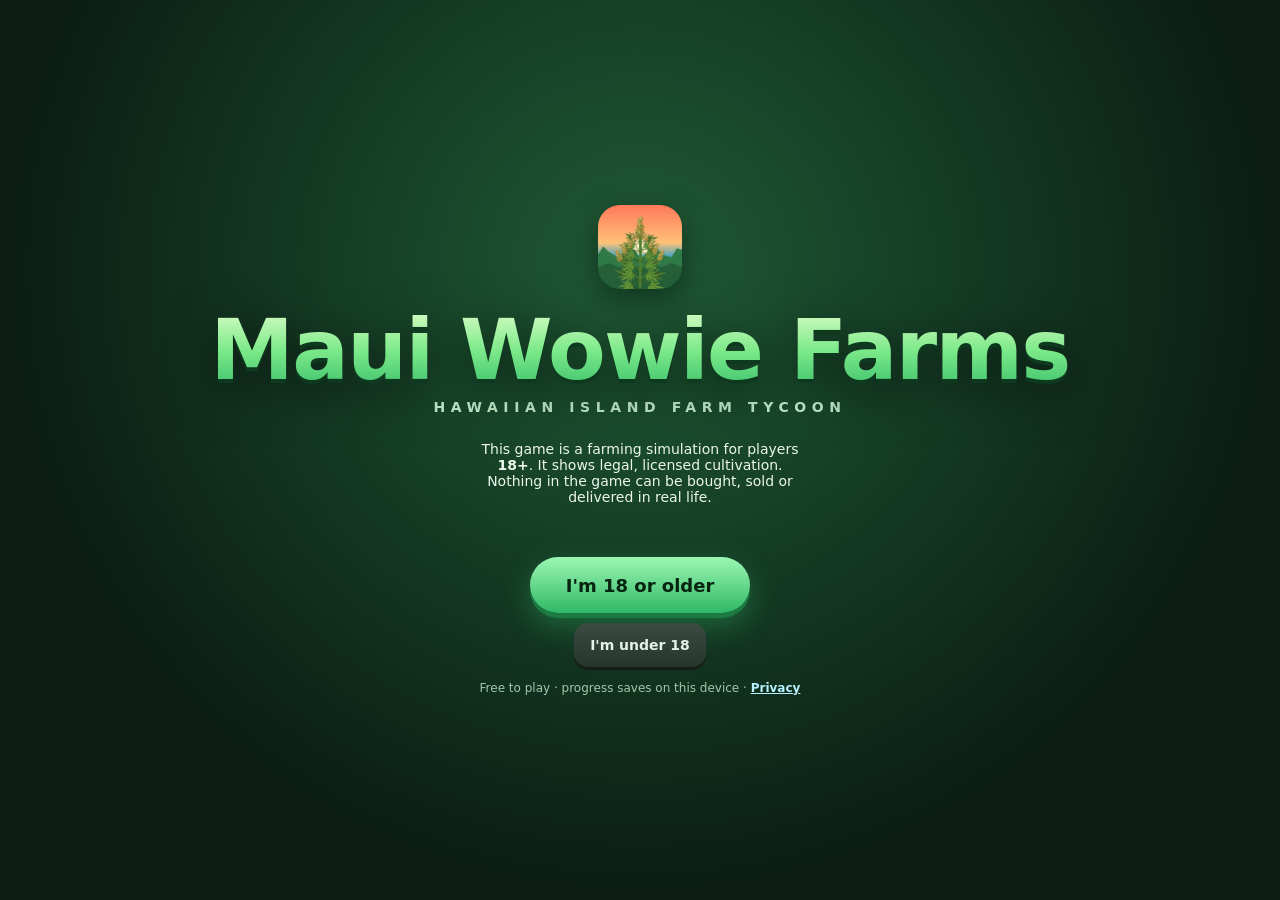
<file: index.html>
<!DOCTYPE html>
<html lang="en">
<head>
<meta charset="utf-8">
<meta name="viewport" content="width=device-width, initial-scale=1, viewport-fit=cover, user-scalable=no">
<meta name="apple-mobile-web-app-capable" content="yes">
<meta name="mobile-web-app-capable" content="yes">
<meta name="apple-mobile-web-app-status-bar-style" content="black-translucent">
<meta name="apple-mobile-web-app-title" content="Maui Wowie Farms">
<meta name="theme-color" content="#10251a">
<meta name="description" content="A free-to-play Hawaiian farming tycoon for players 18+. Grow award-winning strains from a garage tent to a greenhouse and a licensed indoor facility.">
<title>Maui Wowie Farms</title>
<link rel="manifest" href="manifest.webmanifest">
<link rel="icon" href="icons/icon-192.png">
<link rel="apple-touch-icon" href="icons/icon-180.png">
<link rel="stylesheet" href="css/style.css">
</head>
<body>
<canvas id="game"></canvas>
<div id="stage" aria-hidden="true"></div>

<div id="hud">
  <div class="hud-left">
    <div id="goal" class="goal" role="button" tabindex="0" aria-label="Unko Kuli"></div>
    <div class="lvl" id="lvlBox" aria-label="Level 1">
      <svg class="lvl-ring" viewBox="0 0 44 44" aria-hidden="true">
        <circle class="lvl-track" cx="22" cy="22" r="18"></circle>
        <circle class="lvl-fill" id="xpRing" cx="22" cy="22" r="18" transform="rotate(-90 22 22)" stroke-dasharray="0 113.097"></circle>
      </svg>
      <span id="lvl">1</span>
    </div>
    <div class="pill cash" id="cashPill"><span class="ico ico-coin"></span><b id="cash">$0</b></div>
    <button class="pill gems" id="gemPill" aria-label="Gems, open shop"><span class="ico ico-gem"></span><b id="gems">0</b></button>
  </div>
  <div class="hud-mid">
    <div class="mult" id="multBadge" title="Earnings multiplier">x1.0</div>
  </div>
  <div class="hud-right">
    <button class="shopbtn" id="shopBtn" aria-label="Shop"><span class="ico ico-gem"></span><span class="shop-label">Shop</span></button>
    <button class="iconbtn" id="settingsBtn" aria-label="Settings"><span class="ico ico-gear"></span></button>
  </div>
</div>

<div id="clock"><span id="wxIco"></span><span id="clockTxt">Day 1 · 08:00</span></div>
<div id="eventChip" class="hidden"></div>
<div id="testTag" class="hidden">TEST SAVE</div>
<div id="celebrate" class="hidden"></div>
<canvas id="confetti"></canvas>
<div id="seedPick" class="hidden" role="dialog" aria-label="Pick a seed"></div>
<nav id="locTabs" aria-hidden="true"></nav>

<div id="toolbar">
  <div id="seedName" class="hidden" aria-hidden="true"></div>
  <div id="qaFab">
    <div id="qaMenu" class="qa-menu hidden">
      <button type="button" class="qbtn qa-act" id="harvestAll"><span class="ico ico-scythe"></span><small>Harvest all</small></button>
      <button type="button" class="qbtn qa-act" id="waterAll"><span class="ico ico-drop"></span><small>Water all</small></button>
      <button type="button" class="qbtn qa-act" id="feedAll"><span class="ico ico-feed"></span><small>Feed all</small></button>
    </div>
    <button type="button" class="qa-main" id="qaMain" aria-label="Harvest, water, and feed" aria-expanded="false"><span class="qa-arrow"></span></button>
  </div>
  <div id="locSlot">
    <div id="locPick" class="hidden" role="menu" aria-label="Choose a location"></div>
    <button type="button" id="locBtn" class="dockbtn" aria-label="Location: Garage" aria-haspopup="true" aria-expanded="false"><span class="li" aria-hidden="true">🏠</span><small>Garage</small></button>
  </div>
  <button id="upgBtn" class="sidebtn" data-panel="upgrades" aria-label="Upgrades"><span class="sb-up"><span class="ico ico-up"></span></span><b>Gear</b></button>
  <button id="seedBag" aria-label="Seed bag: pick a seed or buy more"><span class="sb-bag"><svg class="sb-pkt" viewBox="0 0 32 32" aria-hidden="true" focusable="false"><path fill="#a67c45" d="M6 12.5 8.2 9h15.6L26 12.5v13.2c0 2.4-3.2 4.3-10 4.3s-10-1.9-10-4.3V12.5z"/><path fill="#e4c98a" d="M8.4 13.2h15.2l1 2v9.6c0 1.7-2.6 3.2-8.6 3.2s-8.6-1.5-8.6-3.2v-9.6l1-2z"/><path fill="#7a552c" d="M8.2 9h15.6l-1.4 3.4H9.6L8.2 9z"/><path fill="#6b4a26" d="M8.6 6.6h3.4l-.7 2.2H9.3L8.6 6.6zm4.6 0h3.4l-.7 2.2h-2.7l-.7-2.2zm4.6 0h3.4l-.7 2.2h-2.7l-.7-2.2z"/><rect x="10.2" y="16.4" width="11.6" height="7.6" rx="1" fill="#f6efe2"/><path fill="#2f7a34" d="M16 17.3c1.8.9 2.9 2.5 2.6 4.2-1.7-.2-2.8-1.3-3.2-2.7-.5 1.4-1.6 2.5-3.3 2.7.2-1.8 1.3-3.3 3.1-4.2.2 0 .5 0 .8 0z"/></svg></span><span class="sb-line"><b id="sbName">Seeds</b><small id="sbCount">0</small></span></button>
  <nav class="menu" id="menu">
    <button type="button" data-panel="pass" aria-label="Game Pass"><span class="ico ico-gem"></span><small>Pass</small></button>
    <button type="button" data-panel="process" aria-label="Dry and cure"><span class="ico ico-jar"></span><small>Dry</small><em class="badge" id="procBadge"></em></button>
    <button type="button" data-panel="market"><span class="ico ico-cart"></span><small>Market</small><em class="badge" id="mktBadge"></em></button>
    <button type="button" data-panel="lab"><span class="ico ico-dna"></span><small>Breed</small></button>
    <button type="button" data-panel="book"><span class="ico ico-book"></span><small>Strains</small></button>
    <button type="button" data-panel="quests"><span class="ico ico-quest"></span><small>Story</small><em class="badge" id="qBadge"></em></button>
  </nav>
</div>

<div id="sheet" class="sheet hidden" role="dialog" aria-modal="true">
  <div class="sheet-card">
    <header class="sheet-head"><h2 id="sheetTitle"></h2><div id="sheetSub" class="sub"></div><button class="close" id="sheetClose" aria-label="Close">&times;</button></header>
    <div class="sheet-tabs" id="sheetTabs"></div>
    <div class="sheet-body" id="sheetBody"></div>
    <footer class="sheet-foot" id="sheetFoot"></footer>
  </div>
</div>

<div id="pop" class="pop hidden"></div>
<div id="toasts"></div>
<div id="modal" class="modal hidden"><div class="modal-card" id="modalCard"></div></div>

<div id="splash">
  <div class="splash-inner">
    <div class="logo"><span class="logo-leaf"></span><h1 id="gTitle">Maui Wowie Farms</h1><p id="gTag">Hawaiian Island Farm Tycoon</p></div>
    <div id="ageGate" class="agegate hidden"><p>This game is a farming simulation for players <b>18+</b>. It shows legal, licensed cultivation. Nothing in the game can be bought, sold or delivered in real life.</p><button class="big" id="ageYes">I'm 18 or older</button><button class="btn sec" id="ageNo">I'm under 18</button></div>
    <div id="consentGate" class="agegate hidden"><p>Ads help keep the game free. Personalized ads can use a device advertising identifier. Non-personalized ads do not. You can change this later in Settings.</p><button class="big" id="consentYes">Allow personalized ads</button><button class="btn sec" id="consentNo">Use non-personalized ads only</button><a href="privacy.html" target="_blank" rel="noopener">Privacy policy</a></div>
    <button class="big hidden" id="playBtn">Tap to Play</button>
    <small class="free">Free to play · progress saves on this device · <a href="privacy.html" target="_blank" rel="noopener">Privacy</a></small>
  </div>
</div>

<script src="js/config.js"></script>
<script src="js/storage.js"></script>
<script src="js/strains.js"></script>
<script src="js/passes.js"></script>
<script src="js/products.js"></script>
<script src="js/payments.js"></script>
<script src="js/ads.js"></script>
<script src="js/juice.js"></script>
<script src="js/audio.js"></script>
<script src="js/art.js"></script>
<script src="js/game.js"></script>
<script src="js/characters.js"></script>
<script src="js/leaderboard.js"></script>
<script src="js/art-have.js"></script>
<script src="js/scene.js"></script>
<script src="js/upgicons.js"></script>
<script src="js/ui.js"></script>
<script src="js/tutorial.js"></script>
<script src="js/testmenu.js"></script>
<script src="js/devpanel.js"></script>
<script src="js/main.js"></script>
</body>
</html>
</file>
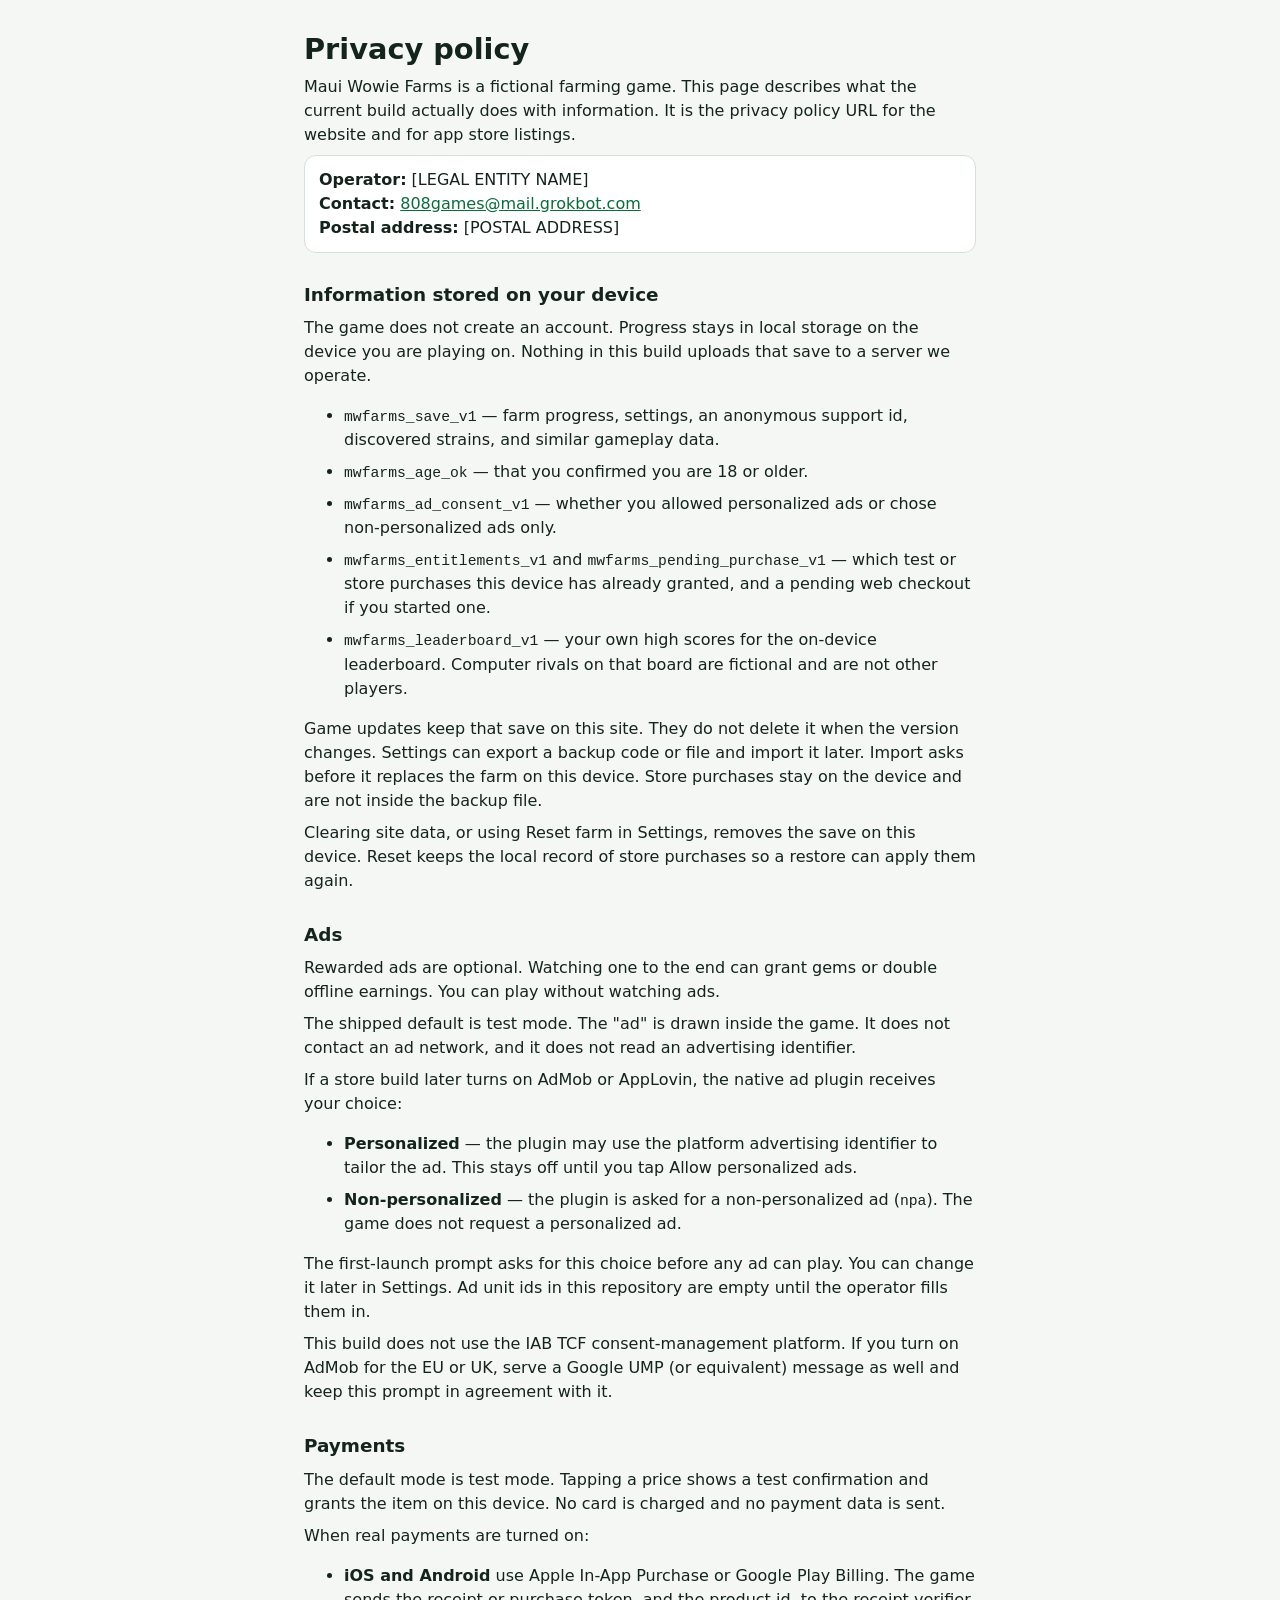
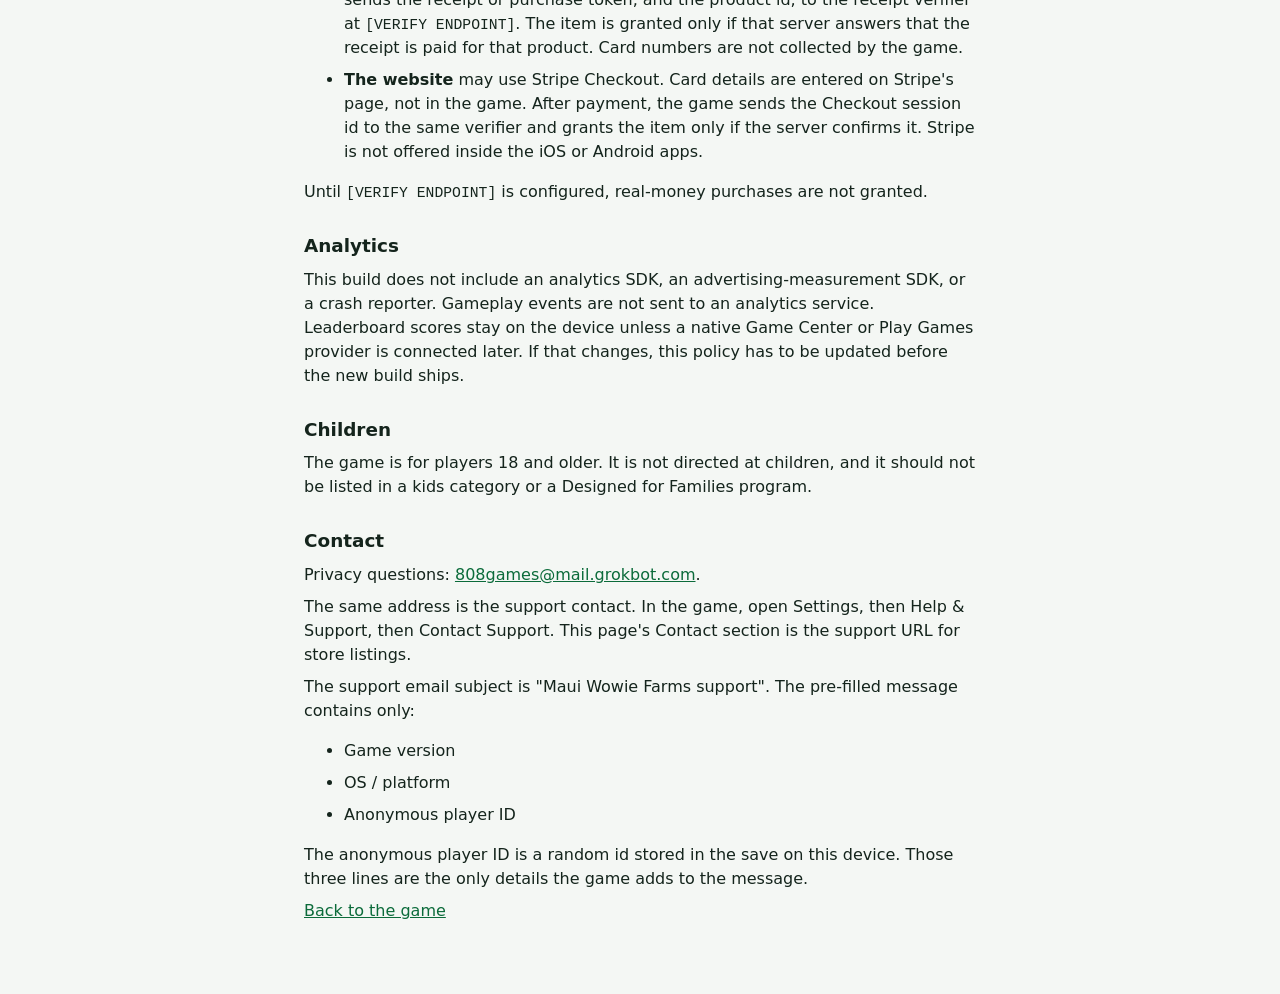
<file: privacy.html>
<!DOCTYPE html>
<html lang="en">
<head>
<meta charset="utf-8">
<meta name="viewport" content="width=device-width, initial-scale=1">
<title>Privacy policy · Maui Wowie Farms</title>
<meta name="description" content="Privacy policy for Maui Wowie Farms. What this game stores on your device, how ads and payments work, and that this build does not use analytics.">
<style>
  :root { color-scheme: light; }
  body { margin:0; font:16px/1.5 system-ui, -apple-system, Segoe UI, Roboto, sans-serif; color:#14241c; background:#f4f7f4; }
  main { max-width:42rem; margin:0 auto; padding:32px 20px 64px; }
  h1 { font-size:1.8rem; line-height:1.2; margin:0 0 8px; }
  h2 { font-size:1.15rem; margin:28px 0 8px; }
  p, li { margin:8px 0; }
  a { color:#0b6b3a; }
  .note { background:#fff; border:1px solid #d5e0d8; border-radius:12px; padding:12px 14px; }
  code { font-size:.92em; }
</style>
</head>
<body>
<main>
  <h1>Privacy policy</h1>
  <p>Maui Wowie Farms is a fictional farming game. This page describes what the current build actually does with information. It is the privacy policy URL for the website and for app store listings.</p>
  <p class="note"><strong>Operator:</strong> [LEGAL ENTITY NAME]<br>
  <strong>Contact:</strong> <a id="supportMail" href="mailto:808games@mail.grokbot.com">808games@mail.grokbot.com</a><br>
  <strong>Postal address:</strong> [POSTAL ADDRESS]</p>

  <h2>Information stored on your device</h2>
  <p>The game does not create an account. Progress stays in local storage on the device you are playing on. Nothing in this build uploads that save to a server we operate.</p>
  <ul>
    <li><code>mwfarms_save_v1</code> — farm progress, settings, an anonymous support id, discovered strains, and similar gameplay data.</li>
    <li><code>mwfarms_age_ok</code> — that you confirmed you are 18 or older.</li>
    <li><code>mwfarms_ad_consent_v1</code> — whether you allowed personalized ads or chose non-personalized ads only.</li>
    <li><code>mwfarms_entitlements_v1</code> and <code>mwfarms_pending_purchase_v1</code> — which test or store purchases this device has already granted, and a pending web checkout if you started one.</li>
    <li><code>mwfarms_leaderboard_v1</code> — your own high scores for the on-device leaderboard. Computer rivals on that board are fictional and are not other players.</li>
  </ul>
  <p>Game updates keep that save on this site. They do not delete it when the version changes. Settings can export a backup code or file and import it later. Import asks before it replaces the farm on this device. Store purchases stay on the device and are not inside the backup file.</p>
  <p>Clearing site data, or using Reset farm in Settings, removes the save on this device. Reset keeps the local record of store purchases so a restore can apply them again.</p>

  <h2>Ads</h2>
  <p>Rewarded ads are optional. Watching one to the end can grant gems or double offline earnings. You can play without watching ads.</p>
  <p>The shipped default is test mode. The "ad" is drawn inside the game. It does not contact an ad network, and it does not read an advertising identifier.</p>
  <p>If a store build later turns on AdMob or AppLovin, the native ad plugin receives your choice:</p>
  <ul>
    <li><strong>Personalized</strong> — the plugin may use the platform advertising identifier to tailor the ad. This stays off until you tap Allow personalized ads.</li>
    <li><strong>Non-personalized</strong> — the plugin is asked for a non-personalized ad (<code>npa</code>). The game does not request a personalized ad.</li>
  </ul>
  <p>The first-launch prompt asks for this choice before any ad can play. You can change it later in Settings. Ad unit ids in this repository are empty until the operator fills them in.</p>
  <p>This build does not use the IAB TCF consent-management platform. If you turn on AdMob for the EU or UK, serve a Google UMP (or equivalent) message as well and keep this prompt in agreement with it.</p>

  <h2>Payments</h2>
  <p>The default mode is test mode. Tapping a price shows a test confirmation and grants the item on this device. No card is charged and no payment data is sent.</p>
  <p>When real payments are turned on:</p>
  <ul>
    <li><strong>iOS and Android</strong> use Apple In-App Purchase or Google Play Billing. The game sends the receipt or purchase token, and the product id, to the receipt verifier at <code>[VERIFY ENDPOINT]</code>. The item is granted only if that server answers that the receipt is paid for that product. Card numbers are not collected by the game.</li>
    <li><strong>The website</strong> may use Stripe Checkout. Card details are entered on Stripe's page, not in the game. After payment, the game sends the Checkout session id to the same verifier and grants the item only if the server confirms it. Stripe is not offered inside the iOS or Android apps.</li>
  </ul>
  <p>Until <code>[VERIFY ENDPOINT]</code> is configured, real-money purchases are not granted.</p>

  <h2>Analytics</h2>
  <p>This build does not include an analytics SDK, an advertising-measurement SDK, or a crash reporter. Gameplay events are not sent to an analytics service. Leaderboard scores stay on the device unless a native Game Center or Play Games provider is connected later. If that changes, this policy has to be updated before the new build ships.</p>

  <h2>Children</h2>
  <p>The game is for players 18 and older. It is not directed at children, and it should not be listed in a kids category or a Designed for Families program.</p>

  <h2 id="contact">Contact</h2>
  <p>Privacy questions: <a id="supportMailQ" href="mailto:808games@mail.grokbot.com">808games@mail.grokbot.com</a>.</p>
  <p>The same address is the support contact. In the game, open Settings, then Help &amp; Support, then Contact Support. This page's Contact section is the support URL for store listings.</p>
  <p>The support email subject is "Maui Wowie Farms support". The pre-filled message contains only:</p>
  <ul>
    <li>Game version</li>
    <li>OS / platform</li>
    <li>Anonymous player ID</li>
  </ul>
  <p>The anonymous player ID is a random id stored in the save on this device. Those three lines are the only details the game adds to the message.</p>
  <p><a href="index.html">Back to the game</a></p>
</main>
<script src="js/config.js"></script>
<script>
(function(){
  var email=(window.GAME_CONFIG&&window.GAME_CONFIG.SUPPORT_EMAIL)||'808games@mail.grokbot.com';
  ['supportMail','supportMailQ'].forEach(function(id){
    var a=document.getElementById(id);
    if(!a) return;
    a.textContent=email;
    a.setAttribute('href','mailto:'+encodeURI(email));
  });
})();
</script>
</body>
</html>
</file>
<file: css/style.css>
:root{
  /* constant() then env(). A custom property that only uses env() is dropped on older iOS, and padding that depends on it collapses under the notch. */
  --sat:0px;--sab:0px;--sal:0px;--sar:0px;
  --sat:constant(safe-area-inset-top);--sab:constant(safe-area-inset-bottom);
  --sal:constant(safe-area-inset-left);--sar:constant(safe-area-inset-right);
  --sat:env(safe-area-inset-top);--sab:env(safe-area-inset-bottom);
  --sal:env(safe-area-inset-left);--sar:env(safe-area-inset-right);
  --hud-ctrl:36px;--hud-pad-t:6px;--hud-pad-b:2px;--hud-min-top:12px;
  --hud-h:calc(var(--hud-min-top) + var(--hud-ctrl) + var(--hud-pad-b));
  --bg:#0d1f16;--card:rgba(16,30,24,.94);--card2:rgba(255,255,255,.06);--line:rgba(255,255,255,.10);
  --txt:#eef7ef;--mut:#9fb8a7;--acc:#5fe08a;--acc2:#2fb866;--gold:#ffcf4a;--gem:#6fd7ff;--pink:#ff6fb1;--warn:#ff8a5c;
  --r:16px;--font:-apple-system,BlinkMacSystemFont,"SF Pro Rounded","Segoe UI Variable Display","Segoe UI",Roboto,system-ui,sans-serif;
}
*{box-sizing:border-box;-webkit-tap-highlight-color:transparent}
html,body{margin:0;height:100%;height:100dvh;overflow:hidden;background:var(--bg);color:var(--txt);font-family:var(--font);
  -webkit-user-select:none;user-select:none;-webkit-touch-callout:none;overscroll-behavior:none;touch-action:manipulation}
canvas#game{position:fixed;inset:0;width:100vw;height:100vh;height:100dvh;display:block;touch-action:none;-webkit-user-select:none;user-select:none;-webkit-touch-callout:none}
#stage{position:fixed;inset:0;z-index:1;background:transparent;touch-action:none;-webkit-user-select:none;user-select:none;-webkit-touch-callout:none}
canvas#confetti{touch-action:none;-webkit-touch-callout:none;-webkit-user-select:none;user-select:none;pointer-events:none}
#hud,#toolbar,#seedBag,#pop,#celebrate,#holdRing{touch-action:none;-webkit-touch-callout:none;-webkit-user-select:none;user-select:none}
button{font-family:inherit;color:inherit;border:0;background:none;cursor:pointer;padding:0}
b{font-weight:800}

/* ---------- icons (CSS masks of inline SVG) ---------- */
.ico{display:inline-block;width:22px;height:22px;background:currentColor;flex:none;
  -webkit-mask:var(--m) center/contain no-repeat;mask:var(--m) center/contain no-repeat}
.ico-coin{--m:url("data:image/svg+xml,%3Csvg xmlns='http://www.w3.org/2000/svg' viewBox='0 0 24 24'%3E%3Ccircle cx='12' cy='12' r='10'/%3E%3C/svg%3E");background:radial-gradient(circle at 35% 30%,#fff6c4,#ffcf4a 40%,#d99a12 75%,#a86f06)}
.ico-gem{--m:url("data:image/svg+xml,%3Csvg xmlns='http://www.w3.org/2000/svg' viewBox='0 0 24 24'%3E%3Cpath d='M6 3h12l4 6-10 12L2 9z'/%3E%3C/svg%3E");background:linear-gradient(160deg,#e9fdff,#6fd7ff 40%,#3a8cff 80%)}
.ico-gear{--m:url("data:image/svg+xml,%3Csvg xmlns='http://www.w3.org/2000/svg' viewBox='0 0 24 24'%3E%3Cpath d='M19.4 13a7.5 7.5 0 000-2l2.1-1.6-2-3.5-2.5 1a7.4 7.4 0 00-1.7-1L15 3h-4l-.4 2.9a7.4 7.4 0 00-1.7 1l-2.5-1-2 3.5L6.5 11a7.5 7.5 0 000 2l-2.1 1.6 2 3.5 2.5-1c.5.4 1.1.7 1.7 1L11 21h4l.4-2.9c.6-.3 1.2-.6 1.7-1l2.5 1 2-3.5zM13 15.5a3.5 3.5 0 110-7 3.5 3.5 0 010 7z'/%3E%3C/svg%3E")}
.ico-hand{--m:url("data:image/svg+xml,%3Csvg xmlns='http://www.w3.org/2000/svg' viewBox='0 0 24 24'%3E%3Cpath d='M9 2.5a1.5 1.5 0 013 0V10h1V3.5a1.5 1.5 0 013 0V11h1V5.5a1.5 1.5 0 013 0V14c0 4.4-3 8-7.5 8S5 19.5 3.6 16.6L1.9 13a1.4 1.4 0 012.4-1.4L6 14V5.5a1.5 1.5 0 013 0V10z'/%3E%3C/svg%3E")}
.ico-drop{--m:url("data:image/svg+xml,%3Csvg xmlns='http://www.w3.org/2000/svg' viewBox='0 0 24 24'%3E%3Cpath d='M12 2s7 7.6 7 12.5A7 7 0 015 14.5C5 9.6 12 2 12 2z'/%3E%3C/svg%3E");background:linear-gradient(#bfefff,#38a8ff)}
.ico-feed{--m:url("data:image/svg+xml,%3Csvg xmlns='http://www.w3.org/2000/svg' viewBox='0 0 24 24'%3E%3Cpath d='M7 3h10l-1 3h-8zM6 7h12l1 13a2 2 0 01-2 2H7a2 2 0 01-2-2zm6 4c-2 2-2 4 0 6 2-2 2-4 0-6z'/%3E%3C/svg%3E");background:linear-gradient(#ffe2a3,#d9902a)}
.ico-scythe{--m:url("data:image/svg+xml,%3Csvg xmlns='http://www.w3.org/2000/svg' viewBox='0 0 24 24'%3E%3Cpath d='M3 4c6-3 14-2 18 3-5-1-9 0-12 3L20 21l-1.5 1.5L7.5 11.5C6 13 5 14 4 16 3 11 3 7 3 4z'/%3E%3C/svg%3E");background:linear-gradient(#fff3bd,#ffb73a)}
.ico-seed{--m:url("data:image/svg+xml,%3Csvg xmlns='http://www.w3.org/2000/svg' viewBox='0 0 24 24'%3E%3Cpath d='M12 22c-4 0-6-3-6-7 0-5 4-10 6-13 2 3 6 8 6 13 0 4-2 7-6 7zm0-3c1.5 0 3-1.5 3-4h-2c0 1.5-.5 2-1 2z'/%3E%3C/svg%3E")}
.ico-jar{--m:url("data:image/svg+xml,%3Csvg xmlns='http://www.w3.org/2000/svg' viewBox='0 0 24 24'%3E%3Cpath d='M7 2h10v3H7zM6 6h12a2 2 0 012 2v12a2 2 0 01-2 2H6a2 2 0 01-2-2V8a2 2 0 012-2zm6 4c-3 2-3 6 0 8 3-2 3-6 0-8z'/%3E%3C/svg%3E")}
.ico-cart{--m:url("data:image/svg+xml,%3Csvg xmlns='http://www.w3.org/2000/svg' viewBox='0 0 24 24'%3E%3Cpath d='M2 3h3l3 11h10l3-8H7.5L7 4.5 6.2 2H2zM9 17a2 2 0 110 4 2 2 0 010-4zm8 0a2 2 0 110 4 2 2 0 010-4z'/%3E%3C/svg%3E")}
.ico-up{--m:url("data:image/svg+xml,%3Csvg xmlns='http://www.w3.org/2000/svg' viewBox='0 0 24 24'%3E%3Cpath d='M12 2l9 9h-5v11H8V11H3z'/%3E%3C/svg%3E")}
.ico-dna{--m:url("data:image/svg+xml,%3Csvg xmlns='http://www.w3.org/2000/svg' viewBox='0 0 24 24'%3E%3Cpath d='M7 2h2c0 4 8 6 8 11 0 3-2 5-4 6.5 2 .8 4 1.5 4 2.5h-2c0-1-8-3-8-8 0-3 2-5 4-6.5C9 6.5 7 4 7 2zm8 0h2c0 2-1 3.5-2.5 4.8l-1.6-1C14 5 15 3.5 15 2zM9 22H7c0-2 1-3.5 2.5-4.8l1.6 1C10 19 9 20.5 9 22z'/%3E%3C/svg%3E")}
.ico-book{--m:url("data:image/svg+xml,%3Csvg xmlns='http://www.w3.org/2000/svg' viewBox='0 0 24 24'%3E%3Cpath d='M4 3h7a2 2 0 012 2v16a2 2 0 00-2-2H4zm16 0h-5a2 2 0 00-2 2v16a2 2 0 012-2h5z'/%3E%3C/svg%3E")}
.ico-star{--m:url("data:image/svg+xml,%3Csvg xmlns='http://www.w3.org/2000/svg' viewBox='0 0 24 24'%3E%3Cpath d='M12 2l3 7 7.5.6-5.7 5 1.8 7.4L12 18l-6.6 4 1.8-7.4L1.5 9.6 9 9z'/%3E%3C/svg%3E");background:linear-gradient(#fff6c4,#ffb02e)}
.ico-clock{--m:url("data:image/svg+xml,%3Csvg xmlns='http://www.w3.org/2000/svg' viewBox='0 0 24 24'%3E%3Cpath d='M12 2a10 10 0 110 20 10 10 0 010-20zm-1 4v7l5 3 1-1.7-4-2.3V6z'/%3E%3C/svg%3E")}
.ico-bulb{--m:url("data:image/svg+xml,%3Csvg xmlns='http://www.w3.org/2000/svg' viewBox='0 0 24 24'%3E%3Cpath d='M12 2a7 7 0 014 12.7V17H8v-2.3A7 7 0 0112 2zM9 18h6v2H9zm1 3h4v1h-4z'/%3E%3C/svg%3E");background:linear-gradient(#f3d9ff,#b26bff)}
.ico-lock{--m:url("data:image/svg+xml,%3Csvg xmlns='http://www.w3.org/2000/svg' viewBox='0 0 24 24'%3E%3Cpath d='M6 10V7a6 6 0 0112 0v3h1v12H5V10zm3 0h6V7a3 3 0 00-6 0z'/%3E%3C/svg%3E")}

/* ---------- HUD ---------- */
#hud{position:fixed;left:0;right:0;top:0;padding:calc(var(--sat) + 8px) calc(var(--sar) + 10px) 0 calc(var(--sal) + 10px);
  display:flex;align-items:center;gap:8px;pointer-events:none;z-index:10}
#hud>*{pointer-events:auto}
.hud-left,.hud-right{display:flex;gap:6px;align-items:center}
.hud-left{flex:1;min-width:0}
.hud-right{flex:none}
.hud-mid{display:flex;align-items:center;gap:6px}
.pill{display:flex;align-items:center;gap:6px;height:38px;padding:0 12px 0 6px;border-radius:20px;
  background:linear-gradient(180deg,rgba(20,38,30,.92),rgba(10,22,17,.92));border:1px solid var(--line);
  box-shadow:0 4px 14px rgba(0,0,0,.35),inset 0 1px 0 rgba(255,255,255,.08);font-size:17px;white-space:nowrap}
.pill .ico{width:26px;height:26px}
.pill.cash b{color:#fff3c4;min-width:52px;font-variant-numeric:tabular-nums}
.pill.gems b{color:#d8f6ff;font-variant-numeric:tabular-nums}
.pill.bump{animation:bump .35s}
@keyframes bump{40%{transform:scale(1.12)}}
.lvl{position:relative;width:44px;height:44px;min-width:44px;min-height:44px;flex:none;display:grid;place-items:center;padding:0;border:0;border-radius:50%;
  background:radial-gradient(circle at 40% 35%,#3d9a62,#145c32 62%,#0c3a22);box-shadow:0 2px 8px rgba(0,0,0,.35)}
.lvl-ring{width:44px;height:44px;display:block;overflow:visible}
.lvl-track{fill:none;stroke:rgba(0,0,0,.45);stroke-width:4}
.lvl-fill{fill:none;stroke:#ffe08a;stroke-width:4;stroke-linecap:round}
.lvl #lvl{position:absolute;inset:0;display:grid;place-items:center;font-weight:900;font-size:15px;line-height:1;color:#f3ffe8;text-shadow:0 1px 0 rgba(0,0,0,.45);pointer-events:none}
.mult{height:30px;padding:0 10px;border-radius:15px;display:grid;place-items:center;font-weight:900;font-size:13px;
  background:linear-gradient(180deg,#ffd76a,#e69b17);color:#3a2500;box-shadow:0 3px 10px rgba(0,0,0,.3)}
.shopbtn{display:flex;align-items:center;gap:6px;height:40px;padding:0 14px 0 10px;border-radius:20px;font-weight:900;font-size:15px;
  background:linear-gradient(180deg,#ff8ad0,#d63d93);box-shadow:0 4px 16px rgba(214,61,147,.5),inset 0 1px 0 rgba(255,255,255,.4);
  color:#fff;position:relative;overflow:hidden}
.shopbtn::after{content:"";position:absolute;top:0;left:-60%;width:40%;height:100%;background:linear-gradient(90deg,transparent,rgba(255,255,255,.5),transparent);
  transform:skewX(-20deg);animation:shine 3.2s infinite}
@keyframes shine{0%,70%{left:-60%}100%{left:130%}}
.iconbtn{width:40px;height:40px;border-radius:50%;display:grid;place-items:center;background:rgba(10,22,17,.88);border:1px solid var(--line);color:#cfe6d6}

#clock{position:fixed;top:calc(var(--sat) + 54px);right:calc(var(--sar) + 10px);z-index:9;font-size:12px;font-weight:700;
  padding:4px 10px;border-radius:12px;background:rgba(0,0,0,.35);color:#e8f3ea;display:flex;gap:6px;align-items:center;pointer-events:none}
.goal{position:fixed;top:calc(var(--sat) + 54px);left:calc(var(--sal) + 10px);z-index:9;max-width:min(330px,62vw);
  padding:8px 12px;border-radius:14px;background:rgba(10,22,17,.85);border:1px solid var(--line);font-size:13px;line-height:1.3;
  box-shadow:0 6px 18px rgba(0,0,0,.3);cursor:pointer}
.goal:empty{display:none}
.goal .gt{font-size:12px;letter-spacing:.08em;text-transform:uppercase;color:var(--acc);font-weight:900}
.goal .gr{color:var(--gold);font-weight:800;white-space:nowrap}
.goal.done{border-color:var(--acc);box-shadow:0 0 0 2px rgba(95,224,138,.4),0 6px 18px rgba(0,0,0,.3);animation:pulse 1.2s infinite}
@keyframes pulse{50%{box-shadow:0 0 0 6px rgba(95,224,138,.0),0 6px 18px rgba(0,0,0,.3)}}

/* ---------- toolbar ---------- */
#toolbar{position:fixed;left:0;right:0;bottom:0;z-index:10;padding:0 calc(var(--sar) + 8px) calc(var(--sab) + 8px) calc(var(--sal) + 8px);
  display:flex;flex-wrap:wrap;gap:8px;align-items:flex-end;justify-content:center;pointer-events:none}
#toolbar>*{pointer-events:auto}
.tools,.quick,.menu{display:flex;gap:4px;padding:5px;border-radius:20px;background:linear-gradient(180deg,rgba(20,38,30,.94),rgba(10,22,17,.94));
  border:1px solid var(--line);box-shadow:0 8px 24px rgba(0,0,0,.4)}
.tool,.qbtn,.menu button{position:relative;min-width:54px;height:54px;padding:4px 6px;border-radius:15px;display:flex;flex-direction:column;align-items:center;justify-content:center;gap:2px;color:#d7eadc}
.tool small,.qbtn small,.menu small{font-size:12px;font-weight:700;color:var(--mut);white-space:nowrap}
.tool.active{background:linear-gradient(180deg,#3a9f62,#22703f);box-shadow:inset 0 1px 0 rgba(255,255,255,.25)}
.tool.active small{color:#e9fff0}
.tool:active,.qbtn:active,.menu button:active{transform:scale(.94)}
.menu{overflow-x:auto;scrollbar-width:none;max-width:100%}
.menu::-webkit-scrollbar{display:none}
.badge{position:absolute;top:3px;right:4px;min-width:16px;height:16px;padding:0 4px;border-radius:8px;background:var(--pink);color:#fff;font-size:12px;font-style:normal;font-weight:900;display:grid;place-items:center}
.badge:empty{display:none}
.seedchip{width:24px;height:24px;border-radius:50%;background:radial-gradient(circle at 35% 30%,#fff,#8c8 40%,#363);box-shadow:0 0 0 2px rgba(255,255,255,.25)}
#seedLbl{max-width:64px;overflow:hidden;text-overflow:ellipsis}

/* ---------- sheet (panels) ---------- */
.sheet{position:fixed;inset:0;z-index:30;display:flex;align-items:flex-end;justify-content:center;background:rgba(0,0,0,.35);
  padding:calc(var(--sat) + 8px) calc(var(--sar) + 8px) 0 calc(var(--sal) + 8px);transition:opacity .2s}
.sheet.hidden{opacity:0;pointer-events:none}
.sheet-card{width:min(720px,100%);max-height:calc(100% - 4px);display:flex;flex-direction:column;background:var(--card);
  border:1px solid var(--line);border-bottom:0;border-radius:22px 22px 0 0;box-shadow:0 -10px 40px rgba(0,0,0,.5);
  backdrop-filter:blur(10px);-webkit-backdrop-filter:blur(10px);transform:translateY(0);transition:transform .25s cubic-bezier(.2,.9,.3,1.2)}
.sheet.hidden .sheet-card{transform:translateY(40px)}
.sheet-head{position:relative;padding:14px 56px 8px 18px;flex:none}
.sheet-head h2{margin:0;font-size:20px;font-weight:900;letter-spacing:.01em}
.sheet-head .sub{font-size:12px;color:var(--mut);margin-top:2px}
.close{position:absolute;right:10px;top:10px;width:40px;height:40px;border-radius:50%;background:var(--card2);font-size:26px;line-height:1;color:#dfe}
.sheet-tabs{display:flex;gap:6px;padding:0 14px 8px;overflow-x:auto;flex:none;scrollbar-width:none}
.sheet-tabs:empty{display:none}
.sheet-tabs button{min-height:44px;padding:7px 14px;border-radius:14px;background:var(--card2);font-weight:800;font-size:13px;color:var(--mut);white-space:nowrap}
.sheet-tabs button.on{background:var(--acc2);color:#fff}
.sheet-body{flex:1 1 auto;min-height:0;overflow-y:auto;-webkit-overflow-scrolling:touch;overscroll-behavior:contain;padding:4px 14px 14px;touch-action:pan-y}
.sheet-foot{flex:none;padding:10px 14px calc(var(--sab) + 10px);border-top:1px solid var(--line);display:flex;gap:8px;align-items:center;background:rgba(0,0,0,.2)}
.sheet-foot:empty{display:none}
@media (orientation:landscape) and (min-width:600px){
  .sheet{justify-content:flex-end;align-items:stretch;padding:calc(var(--sat) + 8px) calc(var(--sar) + 8px) calc(var(--sab) + 8px) 8px}
  .sheet-card{width:min(470px,58vw);max-height:none;height:100%;border-radius:22px;border-bottom:1px solid var(--line)}
  .sheet.hidden .sheet-card{transform:translateX(40px)}
  .sheet-foot{border-radius:0 0 22px 22px;padding-bottom:10px}
}

/* list rows/cards */
.row{display:flex;align-items:center;gap:12px;padding:10px;border-radius:16px;background:var(--card2);margin-bottom:8px;border:1px solid transparent}
.row.sel{border-color:var(--acc)}
.row .grow{flex:1;min-width:0}
.row h4{margin:0;font-size:15px;font-weight:800;display:flex;align-items:center;gap:6px;flex-wrap:wrap}
.row p{margin:2px 0 0;font-size:12px;color:var(--mut);line-height:1.35}
.row .stats{display:flex;gap:8px;flex-wrap:wrap;margin-top:4px;font-size:12px;color:#cfe2d4}
.row .stats span{background:rgba(255,255,255,.06);padding:2px 7px;border-radius:8px}
.thumb{width:54px;height:54px;border-radius:14px;flex:none;background:#0a1712;display:block}
canvas.thumb.shoppic,img.thumb.shoppic{width:96px;height:124px;object-fit:cover;object-position:center 18%;background:#0c1a12;border-radius:14px}
.tag{font-size:12px;font-weight:900;padding:2px 7px;border-radius:8px;text-transform:uppercase;letter-spacing:.04em}
.t-Common{background:#4b5d52;color:#e6f2ea}.t-Uncommon{background:#2e8b4f;color:#eaffef}.t-Rare{background:#2f6fd6;color:#eaf2ff}
.t-Epic{background:#8a3fd1;color:#f6eaff}.t-Legendary{background:linear-gradient(90deg,#ffb02e,#ff6fb1);color:#2a1400}
.btn{height:44px;padding:0 16px;border-radius:14px;font-weight:900;font-size:14px;display:inline-flex;align-items:center;justify-content:center;gap:6px;
  background:linear-gradient(180deg,#5fe08a,#2fb866);color:#06240f;box-shadow:0 3px 0 #1a7a42,0 6px 14px rgba(0,0,0,.25);white-space:nowrap;flex:none}
.btn:active{transform:translateY(2px);box-shadow:0 1px 0 #1a7a42}
.btn.sec{background:linear-gradient(180deg,#3a4b42,#26342d);color:#e5f2e9;box-shadow:0 3px 0 #141d18}
.btn.gold{background:linear-gradient(180deg,#ffe07a,#f0a81c);color:#3a2500;box-shadow:0 3px 0 #a86f06}
.btn.pink{background:linear-gradient(180deg,#ff8ad0,#d63d93);color:#fff;box-shadow:0 3px 0 #8f1f5f}
.btn.gem{background:linear-gradient(180deg,#9be6ff,#3a9cff);color:#03203a;box-shadow:0 3px 0 #1d5fa8}
.btn.sm{height:36px;padding:0 12px;font-size:13px;border-radius:12px}
.btn[disabled],.btn.off{filter:grayscale(.8) brightness(.7);pointer-events:none}
.btn.wide{flex:1}
.btn .ico{width:18px;height:18px}
.qty{display:flex;gap:4px}
.section-t{font-size:12px;font-weight:900;letter-spacing:.1em;text-transform:uppercase;color:var(--mut);margin:14px 4px 8px}
.bar{height:8px;border-radius:5px;background:rgba(255,255,255,.1);overflow:hidden;margin-top:6px}
.bar i{display:block;height:100%;background:linear-gradient(90deg,#5fe08a,#c8ff7a)}
.bar.blue i{background:linear-gradient(90deg,#38a8ff,#9be6ff)}
.bar.amber i{background:linear-gradient(90deg,#f0a81c,#ffe07a)}
.empty{color:var(--mut);text-align:center;padding:24px 10px;font-size:14px}
.grid{display:grid;grid-template-columns:repeat(auto-fill,minmax(96px,1fr));gap:8px}
.card{background:var(--card2);border-radius:16px;padding:8px;text-align:center;position:relative;border:1px solid transparent}
.card canvas{width:100%;aspect-ratio:1;border-radius:12px;background:#0a1712;display:block}
.card .nm{font-size:12px;font-weight:800;margin-top:6px;line-height:1.2}
.card.locked canvas{filter:brightness(.15) saturate(0)}
.card.locked .nm{color:var(--mut)}
.spark{font-size:12px;color:var(--mut)}
.up{color:#7dffa6}.down{color:#ff8a8a}
.note{font-size:12px;color:var(--mut);line-height:1.45;padding:8px 4px}
textarea.savebox{width:100%;box-sizing:border-box;min-height:96px;margin:8px 0;padding:8px;border-radius:12px;border:1px solid var(--line);background:#102018;color:#e7f6ec;font:12px/1.35 ui-monospace,SFMono-Regular,Menlo,Consolas,monospace;resize:vertical;word-break:break-all}
input.savefile{display:block;margin:6px 0 8px;max-width:100%;font-size:13px;color:var(--mut)}
.note a{color:var(--gem)}
.kv{display:grid;grid-template-columns:auto 1fr;gap:4px 12px;font-size:13px;margin:8px 0}
.kv dt{color:var(--mut)}.kv dd{margin:0;font-weight:700}
.chips{display:flex;flex-wrap:wrap;gap:6px}
.chip{padding:4px 9px;border-radius:10px;background:rgba(255,255,255,.08);font-size:12px;font-weight:700}

/* shop */
.shop-hero{border-radius:18px;padding:14px;margin:4px 0 10px;background:linear-gradient(135deg,#3a1f6e,#d63d93 60%,#ffb02e);position:relative;overflow:hidden;box-shadow:0 10px 30px rgba(214,61,147,.3)}
.shop-hero h3{margin:0;font-size:20px;font-weight:900;text-shadow:0 2px 6px rgba(0,0,0,.3)}
.shop-hero p{margin:4px 0 10px;font-size:13px;opacity:.95}
.shop-hero .ribbon{position:absolute;top:10px;right:-30px;transform:rotate(35deg);background:#fff;color:#d63d93;font-size:12px;font-weight:900;padding:3px 34px}
.prod-grid{display:grid;grid-template-columns:repeat(auto-fill,minmax(140px,1fr));gap:10px}
.prod{border-radius:18px;padding:12px 10px 10px;background:linear-gradient(180deg,rgba(255,255,255,.09),rgba(255,255,255,.03));border:1px solid var(--line);
  display:flex;flex-direction:column;align-items:center;text-align:center;gap:6px;position:relative}
.prod .art{width:64px;height:64px}
.prod h4{margin:0;font-size:14px;font-weight:900}
.prod p{margin:0;font-size:12px;color:var(--mut);line-height:1.3;min-height:28px}
.prod .btn{width:100%}
.prod.wide{grid-column:1 / -1}
.prod.wide .odds{align-self:stretch}
.odds{width:100%;text-align:left;background:rgba(0,0,0,.22);border:1px solid var(--line);border-radius:12px;padding:8px 10px;margin:2px 0 4px}
.odds h5{margin:0 0 4px;font-size:13px;font-weight:900}
.prod .odds p,.odds p{min-height:0;margin:0 0 6px;font-size:11px;line-height:1.35;text-align:left}
.odds-table{width:100%;border-collapse:collapse;font-size:12px;margin:0 0 8px}
.odds-table th,.odds-table td{padding:3px 4px;border-bottom:1px solid rgba(255,255,255,.08);text-align:left}
.odds-table th:last-child,.odds-table td:last-child{text-align:right;white-space:nowrap;font-variant-numeric:tabular-nums}
.odds-tier td{font-weight:900;color:#ffe08a}
.odds-item td:first-child{padding-left:14px}
.shop-hero .odds{background:rgba(0,0,0,.28)}
.shop-hero .odds p{color:rgba(255,255,255,.9)}
.agegate a,.free a{color:#b7f0ff;font-weight:800}
.prod .flag{position:absolute;top:-6px;left:50%;transform:translateX(-50%);font-size:12px;font-weight:900;background:var(--pink);color:#fff;padding:2px 8px;border-radius:8px;white-space:nowrap}
.prod.owned{opacity:.6}
.testbanner{font-size:12px;font-weight:800;background:rgba(255,207,74,.12);color:#ffe28a;border:1px dashed rgba(255,207,74,.5);border-radius:12px;padding:8px 10px;margin:6px 0}

/* popover */
.pop{position:fixed;z-index:20;min-width:180px;max-width:260px;padding:10px;border-radius:16px;background:var(--card);border:1px solid var(--line);
  box-shadow:0 10px 30px rgba(0,0,0,.5);transform:translate(-50%,-100%);transition:opacity .15s}
.pop.hidden{opacity:0;pointer-events:none}
.pop h5{margin:0 0 4px;font-size:14px;font-weight:900}
.pop .l{font-size:12px;color:var(--mut);display:flex;justify-content:space-between;gap:10px;margin-top:3px}
.pop .acts{display:flex;gap:6px;margin-top:8px;flex-wrap:wrap}
.pop .acts .btn{flex:1}

/* toasts + modal */
#toasts{position:fixed;left:50%;top:calc(var(--sat) + 96px);transform:translateX(-50%);z-index:40;display:flex;flex-direction:column;gap:6px;align-items:center;pointer-events:none}
.toast{padding:9px 16px;border-radius:14px;background:rgba(10,22,17,.95);border:1px solid var(--line);font-size:14px;font-weight:800;
  box-shadow:0 8px 24px rgba(0,0,0,.4);animation:tin .25s ease-out;white-space:nowrap}
.toast.good{border-color:rgba(95,224,138,.6)}.toast.bad{border-color:rgba(255,138,92,.7);color:#ffd2c2}.toast.gemt{border-color:rgba(111,215,255,.7)}
@keyframes tin{from{opacity:0;transform:translateY(-10px) scale(.95)}}
.modal{position:fixed;inset:0;z-index:50;background:rgba(0,0,0,.55);display:grid;place-items:center;padding:calc(var(--sat) + 12px) calc(var(--sar) + 12px) calc(var(--sab) + 12px) calc(var(--sal) + 12px)}
.modal.hidden{display:none}
.modal-card{width:min(420px,100%);max-height:100%;overflow-y:auto;background:var(--card);border:1px solid var(--line);border-radius:22px;padding:18px;text-align:center;
  box-shadow:0 20px 60px rgba(0,0,0,.6);animation:mpop .3s cubic-bezier(.2,.9,.3,1.3)}
@keyframes mpop{from{transform:scale(.85);opacity:0}}
.modal-card h3{margin:4px 0 6px;font-size:22px;font-weight:900}
.modal-card p{color:var(--mut);font-size:14px;line-height:1.45;margin:6px 0}
.modal-card .acts{display:flex;gap:8px;margin-top:14px}
.modal-card .acts .btn{flex:1}
.modal-card .big-n{font-size:30px;font-weight:900;color:var(--gold);margin:6px 0}

/* splash */
#splash{position:fixed;inset:0;z-index:60;display:grid;place-items:center;background:radial-gradient(ellipse at 50% 30%,#1f5a35,#0b1d14 70%);transition:opacity .5s}
#splash.gone{opacity:0;pointer-events:none}
.splash-inner{text-align:center;padding:20px}
.logo h1{margin:8px 0 0;font-size:clamp(44px,11vw,84px);font-weight:900;letter-spacing:-.02em;
  background:linear-gradient(180deg,#eaffd0,#7dea8a 50%,#2fb866);-webkit-background-clip:text;background-clip:text;color:transparent;
  filter:drop-shadow(0 4px 0 #0d3a1f) drop-shadow(0 10px 24px rgba(0,0,0,.5))}
.logo p{margin:0;font-size:14px;letter-spacing:.4em;text-transform:uppercase;color:#bfe8c8;font-weight:800}
.logo-leaf{display:inline-block;width:84px;height:84px;background:url(../icons/icon-192.png) center/contain no-repeat;border-radius:22px;box-shadow:0 10px 30px rgba(0,0,0,.4)}
.big{margin-top:28px;height:56px;padding:0 36px;border-radius:28px;font-size:18px;font-weight:900;color:#06240f;
  background:linear-gradient(180deg,#9cf7b4,#2fb866);box-shadow:0 5px 0 #1a7a42,0 12px 30px rgba(47,184,102,.4);animation:breathe 2s infinite}
@keyframes breathe{50%{transform:scale(1.05)}}
.free{display:block;margin-top:14px;color:#9fc8aa;font-size:12px}

/* compact layout: short landscape phones */
@media (max-height:500px){
  .tool,.qbtn,.menu button{min-width:48px;height:46px}
  .tool small,.qbtn small,.menu small{font-size:12px}
  .ico{width:20px;height:20px}
  #clock,.goal{top:calc(var(--sat) + 50px)}
  .xpbar{width:44px}
  .pill{height:34px;font-size:15px}
  .goal{font-size:12px;padding:6px 10px}
}
/* portrait phones: menu row full width */
@media (orientation:portrait){
  #toolbar{gap:6px}
  .menu{order:3;width:100%;justify-content:space-between}
  .menu button{min-width:0;flex:1;padding:4px 2px}
  .shopbtn span:last-child{display:none}
  .shopbtn{padding:0 10px}
  .mult{display:none}
  .xpbar{width:40px}
}
@media (orientation:portrait) and (max-width:500px){
  .tool,.qbtn{min-width:46px;padding:4px 3px}
  .tools,.quick{padding:4px;gap:2px}
  .quick small{font-size:12px}
  #toolbar{column-gap:4px}
}
@media (orientation:portrait) and (max-width:370px){.quick small{display:none}}

.ico-quest{--m:url("data:image/svg+xml,%3Csvg xmlns='http://www.w3.org/2000/svg' viewBox='0 0 24 24'%3E%3Cpath d='M6 2h10l4 4v16H6a2 2 0 01-2-2V4a2 2 0 012-2zm2 6v2h8V8zm0 4v2h8v-2zm0 4v2h5v-2z'/%3E%3C/svg%3E");background:linear-gradient(#fff6c4,#ffb02e)}
.ico-trophy{--m:url("data:image/svg+xml,%3Csvg xmlns='http://www.w3.org/2000/svg' viewBox='0 0 24 24'%3E%3Cpath d='M6 2h12v3h3v3a5 5 0 01-5 5h-.4A5 5 0 0113 15.9V18h4v4H7v-4h4v-2.1A5 5 0 018.4 13H8a5 5 0 01-5-5V5h3zm0 5H5v1a3 3 0 001.4 2.5A7 7 0 016 8zm12 0v1a7 7 0 01-.4 2.5A3 3 0 0019 8V7z'/%3E%3C/svg%3E");background:linear-gradient(#fff6c4,#ffb02e)}
#eventChip{position:fixed;top:calc(var(--sat) + 80px);right:calc(var(--sar) + 10px);z-index:9;font-size:12px;font-weight:800;padding:5px 10px;border-radius:12px;
  background:linear-gradient(90deg,#7a3cff,#ff5fae);color:#fff;box-shadow:0 4px 14px rgba(122,60,255,.4);animation:evp 1.6s ease-in-out infinite;pointer-events:none}
@keyframes evp{50%{transform:scale(1.05)}}
#confetti{position:fixed;inset:0;width:100%;height:100%;z-index:40;pointer-events:none}
#celebrate{position:fixed;left:50%;top:50%;transform:translate(-50%,-50%);z-index:41;min-width:250px;max-width:min(92vw,420px);text-align:center;padding:18px 18px 14px;border-radius:24px;
  background:radial-gradient(circle at 50% 0,#3d7a4c,#13261c 70%);border:2px solid #ffd76a;box-shadow:0 0 0 6px rgba(255,215,106,.18),0 20px 60px rgba(0,0,0,.6);color:#fff;animation:celIn .5s cubic-bezier(.2,1.6,.4,1)}
#celebrate .lv{font-size:58px;font-weight:900;line-height:1;background:linear-gradient(#fff7c8,#ffb52e);-webkit-background-clip:text;background-clip:text;color:transparent;filter:drop-shadow(0 3px 0 #7a4a00)}
#celebrate h3{margin:4px 0 6px;font-size:20px;letter-spacing:.5px}
#celebrate .rw{display:flex;gap:8px;justify-content:center;flex-wrap:wrap;margin:6px 0}
#celebrate .rw>span{display:inline-flex;align-items:center;gap:4px;background:rgba(255,255,255,.1);padding:4px 10px;border-radius:10px;font-weight:800;font-size:13px}
#celebrate ul{list-style:none;padding:0;margin:8px 0;text-align:left;font-size:13px;max-height:34vh;overflow:auto}
#celebrate li{padding:5px 8px;border-radius:8px;background:rgba(255,255,255,.06);margin:3px 0}
#celebrate li b{color:#ffd76a}
#celebrate .tapc{font-size:12px;color:rgba(255,255,255,.6);margin-top:6px}
@keyframes celIn{from{transform:translate(-50%,-50%) scale(.4);opacity:0}}
.streak{display:grid;grid-template-columns:repeat(7,1fr);gap:5px;margin:6px 0 10px}
.streak>div{border-radius:12px;padding:6px 2px;text-align:center;background:rgba(255,255,255,.06);border:1px solid var(--line);font-size:12px;font-weight:800;line-height:1.25}
.streak>div>b{display:block;font-size:13px;color:#9fe8ff}
.streak>div.got{background:rgba(95,224,138,.18);border-color:#5fe08a}
.streak>div.today{background:linear-gradient(#ffcf5a,#f19a1a);color:#3a2500;border-color:#fff3b0;transform:scale(1.06)}
.streak>div.today>b{color:#3a2500}
.qrow .bar{margin-top:5px}
.ach-done{opacity:.55}
.mut{background:linear-gradient(90deg,#b46cff,#ff6fb1);color:#fff}
#eventChip.hidden,#celebrate.hidden{display:none}
/* toasts: top-center gap in landscape, above toolbar in portrait */
@media (orientation:landscape){ #toasts{top:calc(var(--sat) + 8px);max-width:min(380px,46vw)} .toast{font-size:13px;padding:7px 12px} body.sheet-open #toasts{left:calc(var(--sal) + 25%)} }
@media (orientation:portrait){ #toasts{top:auto;bottom:calc(var(--sab) + 158px);width:92vw} .toast{font-size:13px;padding:7px 12px;text-align:center} body.sheet-open #toasts{top:auto;bottom:calc(var(--sab) + 86px)} }
.grade{display:inline-grid;place-items:center;width:18px;height:18px;border-radius:5px;font-size:12px;font-weight:900;vertical-align:middle;color:#10241a}
.grade.gA{background:linear-gradient(#fff3b0,#ffc531)}.grade.gB{background:linear-gradient(#e6f2ea,#a9c4b3)}.grade.gC{background:linear-gradient(#e8c9a8,#b07a4a)}
/* ---- portrait HUD: two rows (money + shop / level + clock) ---- */
@media (orientation:portrait){
  #hud{flex-wrap:wrap;row-gap:6px;column-gap:6px}
  .hud-left{order:1;gap:5px}
  .hud-right{order:2;gap:5px}
  .hud-mid{order:3;flex-basis:100%}
  .pill{height:36px;font-size:15px;padding:0 9px 0 5px;gap:4px}
  .pill .ico{width:22px;height:22px}
  .pill.cash b{min-width:0}
  .shopbtn{height:40px;min-height:40px;min-width:40px;padding:0 12px 0 8px;font-size:14px;gap:4px}
  .shopbtn span:last-child{display:inline}
  .shopbtn .ico{width:18px;height:18px}
  .iconbtn{width:36px;height:36px}
  .lvl{height:32px}
  .lvl-ring{width:32px;height:32px;font-size:14px}
  .xpbar{width:min(120px,30vw)}
  .mult{display:grid;height:24px;font-size:12px;padding:0 8px}
  #clock{top:calc(var(--sat) + 54px);font-size:12px}
  .goal{top:calc(var(--sat) + 94px);max-width:58vw}
  #eventChip{top:calc(var(--sat) + 94px);max-width:38vw;white-space:normal;font-size:12px;line-height:1.25;text-align:right}
}
@media (orientation:portrait) and (max-width:370px){
  .pill{font-size:14px;padding:0 7px 0 4px}
  .shopbtn{padding:0 9px 0 7px;font-size:13px}
  .hud-left,.hud-right{gap:4px}
}
.toast{max-width:100%;white-space:nowrap;overflow:hidden;text-overflow:ellipsis;transition:opacity .2s,transform .2s;animation:tin .22s ease-out}
.toast.out{opacity:0;transform:translateY(-6px)}
.toast.tbump{animation:tb .3s}
@keyframes tin{from{opacity:0;transform:translateY(-8px) scale(.95)}}
@keyframes tb{40%{transform:scale(1.08)}}
@media (orientation:portrait){ #toasts{bottom:calc(var(--sab) + 150px);width:auto;max-width:88vw} .toast{font-size:12px;padding:6px 12px} }

/* ===== v2: location tabs, story portraits, reveal, age gate ===== */
#locTabs{position:fixed;left:50%;transform:translateX(-50%);bottom:calc(var(--sab) + 96px);z-index:10;display:flex;gap:6px;padding:4px;border-radius:18px;
  background:rgba(10,24,16,.72);backdrop-filter:blur(6px);-webkit-backdrop-filter:blur(6px);box-shadow:0 4px 16px rgba(0,0,0,.35);max-width:calc(100vw - var(--sal) - var(--sar) - 16px)}
.loctab{position:relative;display:flex;align-items:center;gap:6px;min-height:48px;min-width:96px;padding:5px 10px;border:0;border-radius:14px;background:rgba(255,255,255,.08);color:#fff;font:inherit;text-align:left;cursor:pointer}
.loctab.on{background:linear-gradient(#ffd96a,#f2b632);color:#2a1d00;box-shadow:0 2px 0 #b5861a}
.loctab.locked{opacity:.85;background:rgba(255,255,255,.05)}
.loctab .li{font-size:20px;line-height:1}
.loctab .lt{display:flex;flex-direction:column;min-width:0}
.loctab .lt b{font-size:13px;line-height:1.1}
.loctab .lt small{font-size:12px;opacity:.85;white-space:nowrap;line-height:1.2}
.loctab .badge{position:absolute;top:-6px;right:-6px}
.bar.thin{height:4px;margin-top:3px}
#clock.warn{background:rgba(160,40,20,.85)!important}
.goal{display:flex;gap:8px;align-items:center}
.goal .gport{width:38px;height:38px;border-radius:50%;object-fit:cover;flex:none;border:2px solid #ffd96a}
.goal .gtx{min-width:0}
.reqs{display:flex;flex-direction:column;gap:6px;margin:8px 0;text-align:left}
.req{display:flex;gap:8px;align-items:flex-start;padding:8px;border-radius:12px;background:rgba(255,255,255,.06)}
.req.ok{background:rgba(95,224,138,.15)}
.req small{display:block;color:var(--mut);font-size:12px}
.dlg{display:flex;gap:12px;align-items:flex-start;text-align:left}
.dlg .dport,.modal-card>.dport{width:84px;height:84px;border-radius:16px;object-fit:cover;flex:none;border:3px solid #ffd96a}
.dlg p{margin:4px 0 0}
.storyhead{display:flex;gap:12px;align-items:center;margin-bottom:8px}
.storyhead .sport{width:72px;height:72px;border-radius:50%;object-fit:cover;border:3px solid #ffd96a}
.storyhead h4{margin:0}.storyhead p{margin:2px 0 0;font-size:12px;color:var(--mut)}
.reveal{position:relative;width:200px;height:200px;margin:0 auto 8px}
.reveal img{position:absolute;inset:0;width:200px;height:200px;border-radius:22px}
.reveal .r-sil{animation:rsil 1.4s ease forwards}
.reveal .r-real{opacity:0;animation:rreal 1.4s ease forwards;box-shadow:0 0 0 rgba(217,168,255,0)}
@keyframes rsil{0%{transform:scale(1)}50%{transform:scale(1.08) rotate(-3deg)}70%{opacity:1}100%{opacity:0;transform:scale(1.15)}}
@keyframes rreal{0%,55%{opacity:0;transform:scale(.8)}80%{opacity:1;transform:scale(1.08)}100%{opacity:1;transform:scale(1);box-shadow:0 0 40px rgba(217,168,255,.8)}}
.agegate{max-width:340px;margin:12px auto;display:flex;flex-direction:column;gap:10px;align-items:center;color:#eaf6ee;font-size:14px}
.agegate.hidden,#playBtn.hidden{display:none}
.btn small{font-weight:600;opacity:.8}
.qbtn.locked{opacity:.55}
@media (orientation:portrait){ #locTabs{bottom:calc(var(--sab) + 150px)} .loctab{min-width:0;flex:1} #locTabs{width:calc(100vw - 16px)} }
@media (max-height:500px) and (orientation:landscape){ #locTabs{bottom:calc(var(--sab) + 70px)} .loctab{min-height:40px;padding:3px 8px} }
@media (orientation:landscape){ #locTabs{top:calc(var(--sat) + 6px);bottom:auto!important;padding:3px;gap:4px} .loctab{min-height:42px;min-width:0;padding:3px 9px} .loctab .lt small{font-size:12px} .loctab .li{font-size:17px} }
@media (orientation:landscape) and (max-width:760px){ .loctab .lt small{display:none} }
@media (orientation:portrait) and (max-width:500px){ #seedLbl{max-width:44px} .tool{min-width:44px} .quick .qbtn{min-width:44px} .quick small{font-size:12px;letter-spacing:-.2px} }
@media (orientation:portrait) and (max-width:370px){ .tool{min-width:41px;padding:4px 2px} .quick .qbtn{min-width:38px} #seedLbl{max-width:40px} }
@media (orientation:portrait){ body:not(.sheet-open) #toasts{bottom:var(--toastb,150px)} }
@media (orientation:landscape){ body:not(.sheet-open) #toasts{left:auto;right:calc(var(--sar) + 10px);transform:none;top:calc(var(--sat) + 84px);align-items:flex-end} }

.wport{width:46px;height:46px;border-radius:50%;flex:none;margin-right:10px;object-fit:cover}
.slrow input[type=range]{width:42%;max-width:220px;accent-color:#ffd23a;height:32px;margin:0 6px;touch-action:pan-x}
.slrow .slv{min-width:38px;text-align:right;font-size:12px;opacity:.8}
.reduce-motion *,.reduce-motion *::before,.reduce-motion *::after{animation-duration:.01ms!important;animation-iteration-count:1!important;transition-duration:.01ms!important}
@media (prefers-reduced-motion: reduce){ .reveal *{animation-duration:.01ms!important} }
.guide{position:relative;box-shadow:0 0 0 3px #ffd23a,0 0 16px 4px rgba(255,210,58,.7)!important;border-radius:14px;animation:guidePulse 1.1s ease-in-out infinite}
@keyframes guidePulse{50%{box-shadow:0 0 0 3px #ffd23a,0 0 26px 8px rgba(255,210,58,.35)}}
#menu button.bump{animation:bump .35s}
#clock{max-width:calc(100vw - 170px);white-space:nowrap;overflow:hidden;text-overflow:ellipsis}
.ico-scout{--m:url("data:image/svg+xml,%3Csvg xmlns='http://www.w3.org/2000/svg' viewBox='0 0 24 24'%3E%3Cpath d='M10 2a8 8 0 016.3 12.9l5.4 5.4-1.4 1.4-5.4-5.4A8 8 0 1110 2zm0 2.5a5.5 5.5 0 100 11 5.5 5.5 0 000-11z'/%3E%3C/svg%3E");background:linear-gradient(#e8f6ff,#9fd3f0)}
.qbtn.on{outline:2px solid #ffd35a;background:rgba(255,211,90,.25)}
.toast.long{white-space:normal;overflow:hidden;text-overflow:ellipsis;line-height:1.3;max-width:min(64vw,240px);max-height:2.7em;text-align:center;display:-webkit-box;-webkit-line-clamp:2;-webkit-box-orient:vertical}
.toast.long b{display:block;color:#ffd35a}
.away{margin:6px 0 0;padding-left:18px;text-align:left;font-size:13px;line-height:1.45}.away li{margin:2px 0}
/* ---- shop additions: ads, piggy, cosmetics, exclusive strains, boosts HUD ---- */
#boostHud{position:fixed;right:calc(var(--sar,0px) + 10px);top:calc(var(--sat) + 80px);z-index:9;display:flex;flex-direction:column;gap:4px;align-items:flex-end;pointer-events:auto}
.bpill{font-size:12px;font-weight:800;padding:4px 9px;border-radius:12px;background:rgba(14,28,22,.78);color:#eafff2;border:1px solid rgba(255,255,255,.18);backdrop-filter:blur(4px);cursor:pointer;white-space:nowrap}
.bpill b{color:#ffe28a;margin-left:3px}.b-grow{border-color:#8ee06a}.b-price{border-color:#ffd34a}.b-pheno{border-color:#ff9ad6}.b-ad{opacity:.92}
.piggy .pigart svg{width:54px;height:54px}.adcard .btn,.piggy .btn{min-width:96px}
.cos-hero{position:relative;border-radius:18px;overflow:hidden;background:radial-gradient(circle at 50% 30%,#2a4a3a,#0f1d16);margin-bottom:8px;border:1px solid var(--line)}
.cos-hero canvas{display:block;width:100%;height:auto;aspect-ratio:16/9}
.cos-hero-t{position:absolute;left:10px;bottom:8px;display:flex;flex-direction:column;text-shadow:0 1px 3px #000}.cos-hero-t b{font-size:16px}.cos-hero-t span{font-size:12px;color:#cfe}
.prod.cos canvas{width:100%;height:auto;aspect-ratio:24/17;border-radius:12px;background:radial-gradient(circle at 50% 35%,#35574a,#13241c)}
.prod.cos.sel{outline:2px solid #ffd35a}.buy2{display:flex;gap:6px;justify-content:center;flex-wrap:wrap}
.prod.excl{background:linear-gradient(180deg,rgba(255,211,90,.16),rgba(176,123,224,.08));border-color:rgba(255,211,90,.5)}
#adOverlay{position:fixed;inset:0;z-index:999;background:rgba(0,0,0,.86);display:flex;align-items:center;justify-content:center;padding:20px}
#adOverlay .adbox{width:min(420px,92vw);background:#101a14;border-radius:18px;padding:14px;border:1px solid rgba(255,255,255,.15);color:#fff}
#adOverlay .adtag{font-size:12px;font-weight:900;letter-spacing:1px;color:#ffd35a;margin-bottom:8px}
#adOverlay .adart{position:relative;height:200px;border-radius:12px;overflow:hidden;background:linear-gradient(160deg,#1fa3b0,#ff7a2a);display:flex;flex-direction:column;align-items:center;justify-content:center;gap:6px}
#adOverlay .adart b{font-size:24px}#adOverlay .adart span{font-size:12px;opacity:.85}
#adOverlay .adwave{position:absolute;inset:auto 0 0 0;height:60px;background:radial-gradient(60px 20px at 20% 100%,rgba(255,255,255,.35),transparent),radial-gradient(80px 24px at 70% 100%,rgba(255,255,255,.3),transparent);animation:adw 3s linear infinite}
@keyframes adw{to{transform:translateX(-40px)}}
#adOverlay .adbar{height:6px;border-radius:3px;background:rgba(255,255,255,.15);margin:12px 0 10px;overflow:hidden}#adOverlay .adbar i{display:block;height:100%;width:0;background:#ffd35a}
#adOverlay .adrow{display:flex;justify-content:space-between;align-items:center;gap:8px;font-weight:800}
.shead{margin:0 0 8px;font-size:12px;font-weight:800;color:#d7ecdf;line-height:1.2}
.shead .bar{height:6px;margin-top:4px}
.sbook{display:flex;flex-direction:column;gap:4px;min-width:0}
.sgen{margin:10px 2px 2px;font-size:11px;font-weight:900;letter-spacing:.08em;text-transform:uppercase;color:#ffd98a}
.sgen small{font-weight:800;letter-spacing:0;text-transform:none;color:#9dccb0;margin-left:6px}
.srow{display:flex;align-items:center;gap:8px;width:100%;min-width:0;height:44px;min-height:44px;max-height:44px;padding:0 8px 0 2px;border:0;border-radius:12px;background:#10281c;color:#f4fff8;text-align:left;overflow:hidden;box-sizing:border-box;box-shadow:inset 0 0 0 1px rgba(255,255,255,.06)}
.srow .sart{width:40px;height:40px;border-radius:10px;overflow:hidden;flex:none;background:#0c1a12}
.srow .sart img,.srow .sart canvas{width:40px;height:40px;display:block;object-fit:cover}
.srow .smeta{min-width:0;flex:1;display:flex;flex-direction:column;justify-content:center;gap:1px}
.srow .smeta b{font-size:13px;line-height:1.1;white-space:nowrap;overflow:hidden;text-overflow:ellipsis}
.schips{display:flex;gap:4px;min-width:0;overflow:hidden}
.schips i{flex:none;max-width:46%;font-style:normal;font-size:10px;font-weight:800;line-height:16px;height:16px;padding:0 6px;border-radius:999px;background:rgba(255,255,255,.1);color:#e7f6ec;white-space:nowrap;overflow:hidden;text-overflow:ellipsis}
.schips i.hid{color:#9aa;background:rgba(255,255,255,.05)}
.srow .stag{flex:none;display:flex;align-items:center;gap:4px;max-width:28%}
.srow .stag em{font-style:normal;font-size:10px;font-weight:800;color:#cfe7d6;white-space:nowrap;overflow:hidden;text-overflow:ellipsis}
.srow .mom{width:16px;height:16px;border-radius:50%;background:#ffd35a;color:#3a2500;font-size:9px;font-weight:900;display:grid;place-items:center;font-style:normal;flex:none}
.srow.mystery,.srow.hinted{background:#12161a}
.srow.locked{opacity:.78}
.srow.locked .sart img,.srow.locked .sart canvas{filter:brightness(.42) saturate(.35)}
.srow.known{box-shadow:inset 3px 0 0 #5ad06a, inset 0 0 0 1px rgba(90,208,106,.28)}
.save-err{margin:8px 4px 0;font-size:11px;line-height:1.3;font-weight:700;color:#9bb0c4;word-break:break-word}
.prod.cos.on{border-color:#5ad06a;box-shadow:0 0 0 2px rgba(90,208,106,.5) inset}
.pass-hero{position:relative;border-radius:18px;padding:14px 120px 14px 14px;color:#fff;min-height:110px;overflow:hidden;margin-bottom:8px;box-shadow:inset 0 0 0 1px rgba(255,255,255,.2)}
.pass-hero small{font-size:12px;font-weight:900;letter-spacing:1.5px;opacity:.9}.pass-hero h3{margin:2px 0 4px;font-size:22px}.pass-hero p{margin:0;font-size:12px}
.pass-hero .ph-seed{position:absolute;right:10px;top:10px;width:96px;height:96px;border-radius:16px;box-shadow:0 0 0 2px #ffd35a,0 6px 18px rgba(0,0,0,.4)}
.pass-buy{border-radius:16px;padding:10px;margin-bottom:8px;background:linear-gradient(180deg,rgba(255,211,90,.18),rgba(255,111,177,.1));border:1px solid rgba(255,211,90,.5)}.pass-buy p{font-size:12px;margin:4px 0 8px;color:#f4e8d0}
.pass-track{display:flex;gap:6px;overflow-x:auto;padding:4px 2px 10px;scroll-snap-type:x proximity}
.pt-col{flex:0 0 104px;display:flex;flex-direction:column;gap:6px;scroll-snap-align:start;opacity:.7}.pt-col.un,.pt-col.next{opacity:1}
.pt-n{text-align:center;font-weight:900;font-size:12px;background:rgba(255,255,255,.08);border-radius:10px;padding:3px}.pt-col.un .pt-n{background:#2f7a34}.pt-col.next .pt-n{background:#ffd35a;color:#3a2500}
.pt-cell{position:relative;min-height:150px;border-radius:12px;padding:6px;background:rgba(255,255,255,.05);border:1px solid var(--line);display:flex;flex-direction:column;align-items:center;gap:4px;text-align:center}
.pt-cell span{font-size:12px;line-height:1.2}.pt-cell .art,.pt-cell svg{width:48px;height:48px}.pt-cell img{width:52px;height:52px;border-radius:10px}.pt-cell canvas{width:92px;height:auto;border-radius:8px;background:#163024}
.pt-cell.prem{background:linear-gradient(180deg,rgba(255,211,90,.14),rgba(255,111,177,.06));border-color:rgba(255,211,90,.35)}.pt-cell.locked{filter:saturate(.6)}.pt-cell.got{opacity:.55}
.pt-cell i{font-style:normal;font-size:14px}.pt-cell .btn{margin-top:auto}
/* season event + season quests */
.sq-ev{display:flex;gap:10px;align-items:center;border-radius:16px;padding:10px 12px;margin:10px 0 6px;color:#fff;box-shadow:inset 0 0 0 1px rgba(255,255,255,.18)}
.sq-ev.on{box-shadow:0 0 0 2px #ffd35a,0 0 18px rgba(255,211,90,.45)}
.sq-ev small{opacity:.8;font-weight:800;letter-spacing:.08em;font-size:12px}.sq-ev h4{margin:1px 0 2px}.sq-ev p{margin:0;font-size:12px;opacity:.92}
.sq-ic{font-size:30px;line-height:1;filter:drop-shadow(0 2px 3px rgba(0,0,0,.35))}
.sq-row .sport{width:44px;height:44px;border-radius:50%;flex:none;object-fit:cover}
.sq-lock{width:44px;height:44px;border-radius:50%;flex:none;display:grid;place-items:center;background:#0f1d17;opacity:.7}
.sq-row.locked,.sq-row.later{opacity:.55}.sq-row.done{opacity:.6}
.sq-say{font-style:italic;font-size:12px;opacity:.85}.sq-rw{font-size:12px;color:#ffd98a}
/* F6 heirloom tier */
.heir-row.heir{box-shadow:inset 0 0 0 1px #c9971f;background:linear-gradient(90deg,rgba(201,151,31,.16),transparent)}
.vault{display:grid;grid-template-columns:repeat(5,1fr);gap:6px;margin:8px 0}
.vt{border-radius:12px;background:#0f1d17;border:1px solid var(--line);padding:6px 4px;text-align:center;display:flex;flex-direction:column;gap:2px;align-items:center;font-size:12px}
.vt b{font-size:18px;color:#ffd35a}.vt small{font-size:12px;opacity:.8}.vt.ready{border-color:#ffd35a;box-shadow:0 0 10px rgba(255,211,90,.4)}.vt.got{opacity:.6}
.vt .btn{padding:2px 6px;min-height:0;font-size:12px}

/* sale juice */
#cashPill.bump{animation:pillBump .38s cubic-bezier(.3,1.6,.5,1)}
@keyframes pillBump{0%{transform:scale(1)}40%{transform:scale(1.16);box-shadow:0 0 14px rgba(255,214,80,.7)}100%{transform:scale(1)}}
.cashpop{position:fixed;z-index:60;transform:translateX(-50%);pointer-events:none;font:900 15px system-ui;color:#ffe27a;text-shadow:0 2px 0 #4a3000,0 0 8px rgba(0,0,0,.6);animation:cashPop 1.1s ease-out forwards;white-space:nowrap}
.cashpop.hot{color:#fff3a0;font-size:17px}
@keyframes cashPop{0%{opacity:0;transform:translate(-50%,6px) scale(.7)}18%{opacity:1;transform:translate(-50%,0) scale(1.1)}100%{opacity:0;transform:translate(-50%,26px) scale(1)}}

/* ===== compact layout (v2): slim HUD, right location rail, one tool bar, corner goal bubble ===== */
#hud{padding-top:calc(var(--sat) + 5px)}
#hud .pill{height:30px;padding:0 9px;font-size:13px}
#hud .shopbtn{height:30px;padding:0 10px;font-size:13px}
#hud .iconbtn{width:30px;height:30px}
#hud .lvl-ring{width:26px;height:26px;font-size:12px}
#clock{top:calc(var(--sat) + 40px);font-size:12px;padding:3px 8px}
#eventChip{top:calc(var(--sat) + 62px);font-size:12px}
/* right-side location rail */
#locTabs{left:auto!important;right:calc(var(--sar) + 6px);transform:none!important;bottom:auto!important;top:calc(var(--sat) + 92px);flex-direction:column;gap:6px;padding:4px;border-radius:16px;width:62px}
#locTabs .loctab{flex-direction:column;align-items:center;justify-content:center;gap:1px;min-width:0;width:54px;min-height:54px;padding:5px 2px;text-align:center}
#locTabs .loctab .li{font-size:19px}
#locTabs .loctab .lt{align-items:center;width:100%}
#locTabs .loctab .lt b{font-size:12px;line-height:1.05;white-space:normal}
#locTabs .loctab .lt small{display:none}
#locTabs .loctab .bar.thin{width:40px;height:3px;margin-top:2px}
#locTabs .loctab .badge{top:-4px;right:-4px}
/* one compact tool bar */
#toolbar .tools{justify-content:center;gap:2px;padding:4px;flex-wrap:nowrap;overflow-x:auto;scrollbar-width:none}
#toolbar .tools::-webkit-scrollbar{display:none}
#toolbar .tool,#toolbar .qbtn{min-width:42px;width:auto;height:46px;padding:3px 4px;border-radius:12px}
#toolbar .tool small,#toolbar .qbtn small{font-size:12px}
#toolbar .tool .ico,#toolbar .qbtn .ico{width:22px;height:22px}
#toolbar .seedchip{width:22px;height:22px}
#toolbar .tsep{flex:none;width:1px;align-self:stretch;margin:6px 2px;background:rgba(255,255,255,.14)}
#toolbar .menu button{height:50px;min-width:44px}
/* goal: avatar bubble in the top-left corner, expands on tap, auto-collapses */
.goal{top:calc(var(--sat) + 40px)!important;padding:3px!important;border-radius:24px!important;max-width:46px!important;overflow:hidden;transition:max-width .25s ease;gap:6px;cursor:pointer}
.goal .gtx{opacity:0;white-space:nowrap;transition:opacity .2s;font-size:12px;line-height:1.2;padding-right:8px}
.goal .gport{width:36px!important;height:36px!important}
.goal.open{max-width:min(300px,74vw)!important}
.goal.open .gtx{opacity:1;white-space:normal}
.goal .gdot{position:absolute;left:30px;top:2px;width:12px;height:12px;border-radius:50%;background:var(--gold);border:2px solid #1a2a1a;display:none}
.goal.done .gdot{display:block}
#boostHud{top:calc(var(--sat) + 62px)!important}
#locTabs .loctab .lt,#locTabs .loctab .lt b{display:flex!important;visibility:visible!important;opacity:1!important;color:inherit}
#locTabs .loctab.on.locked{color:#fff}
@media (orientation:portrait){ .goal{top:calc(var(--sat) + 76px)!important} #boostHud{top:calc(var(--sat) + 76px)!important;left:60px!important} }
/* realistic painted seed art (art/seed_*.webp) */
.ico.ico-seed{-webkit-mask:none;mask:none;background:url(../art/seed_48.webp) center/contain no-repeat;filter:drop-shadow(0 1px 1px rgba(0,0,0,.35))}
.seedchip,#toolbar .seedchip{border-radius:0;background:url(../art/seed_96.webp) center/contain no-repeat!important;box-shadow:none;filter:drop-shadow(0 1px 1.5px rgba(0,0,0,.45))}
.loctab .li img{width:24px;height:24px;object-fit:contain;display:block;filter:drop-shadow(0 1px 1px rgba(0,0,0,.4))}
/* seed bag (left) + quick pick */
#seedBag{position:fixed;left:calc(var(--sal) + 8px);top:calc(var(--sat) + 140px);z-index:9;width:58px;padding:5px 3px 4px;border:0;border-radius:16px;background:rgba(14,26,20,.82);box-shadow:0 2px 8px rgba(0,0,0,.35),inset 0 0 0 1px rgba(255,255,255,.08);color:#fff;font:inherit;display:flex;flex-direction:column;align-items:center;gap:1px;cursor:pointer}
#seedBag .sb-bag{width:40px;height:38px;border-radius:9px 9px 14px 14px;background:radial-gradient(ellipse at 40% 30%,#d9bf8c,#a7854f 60%,#6d5430);box-shadow:inset 0 -3px 0 rgba(0,0,0,.2),inset 0 3px 0 #8a6b3c;display:flex;align-items:center;justify-content:center;position:relative}
#seedBag .sb-bag:before{content:'';position:absolute;top:4px;left:8px;right:8px;height:3px;border-radius:2px;background:#5a4426}
#seedBag .sb-bag img{width:20px;margin-top:5px;filter:drop-shadow(0 1px 1px rgba(0,0,0,.5))}
#seedBag b{font-size:12px;line-height:1.1;max-width:54px;overflow:hidden;text-overflow:ellipsis;white-space:nowrap}
#seedBag small{font-size:12px;color:#ffd96a;font-weight:800}
#seedPick{position:fixed;left:calc(var(--sal) + 72px);top:calc(var(--sat) + 140px);z-index:30;width:min(250px,64vw);max-height:min(60vh,360px);overflow:auto;padding:6px;border-radius:16px;background:rgba(14,26,20,.96);box-shadow:0 8px 24px rgba(0,0,0,.5),inset 0 0 0 1px rgba(255,255,255,.1);color:#fff}
#seedPick.hidden{display:none}
#seedPick .sp-h{font-size:12px;font-weight:900;letter-spacing:2px;text-transform:uppercase;color:#9fe8b0;padding:2px 6px 5px}
#seedPick .sp-row{display:flex;align-items:center;gap:8px;width:100%;padding:6px;margin-bottom:3px;border:0;border-radius:11px;background:rgba(255,255,255,.06);color:#fff;font:inherit;text-align:left;cursor:pointer}
#seedPick .sp-row.on{background:linear-gradient(#ffd96a,#f2b632);color:#2a1d00}
#seedPick .sp-row img{width:18px;flex:none}
#seedPick .sp-n{flex:1;min-width:0;display:flex;flex-direction:column}
#seedPick .sp-n b{font-size:12.5px;white-space:nowrap;overflow:hidden;text-overflow:ellipsis}
#seedPick .sp-n small{font-size:12px;opacity:.8}
#seedPick em{font-style:normal;font-weight:900;font-size:12px}
#seedPick .sp-shop{width:100%;margin-top:2px;padding:7px;border:0;border-radius:11px;background:#2f8f4e;color:#fff;font:inherit;font-weight:800;cursor:pointer}
#seedPick .sp-e{font-size:12px;padding:4px 6px;opacity:.85}
@media (orientation:landscape){ #seedPick{top:calc(var(--sat) + 100px)} }
@media (orientation:landscape){ #seedPick{max-height:calc(100vh - var(--sat) - 120px);max-height:calc(100dvh - var(--sat) - var(--sab) - 120px)} }
/* order board shortcut (grey space above the room) */
#orderBoard{position:fixed;left:50%;transform:translateX(-50%);top:calc(var(--sat) + 84px);z-index:12;width:min(220px,calc(100vw - 180px));padding:9px 12px 8px;border:5px solid #7a5230;border-radius:8px;background:radial-gradient(ellipse at 30% 20%,#3d4a40,#252e28 70%);box-shadow:inset 0 0 0 1px #4d3520,inset 0 0 14px rgba(0,0,0,.6),0 4px 10px rgba(0,0,0,.45);border-image:linear-gradient(135deg,#9a6a3c,#6a4426 40%,#8b5d34 70%,#5a3920) 5;color:#f2efe4;font:inherit;text-align:center;cursor:pointer;display:flex;flex-direction:column;gap:2px}
#orderBoard .ob-t{font-family:'Chalkboard SE','Comic Sans MS',cursive,inherit;font-size:13px;letter-spacing:2px;text-shadow:0 0 1px rgba(255,255,255,.4)}
#orderBoard em{font-style:normal;display:inline-block;min-width:20px;padding:0 6px;margin-left:4px;border-radius:10px;background:#ffd96a;color:#2a1d00;font-weight:900;letter-spacing:0;font-family:inherit}
#orderBoard small{font-family:'Chalkboard SE','Comic Sans MS',cursive,inherit;font-size:12px;opacity:.85;white-space:nowrap;overflow:hidden;text-overflow:ellipsis}
#orderBoard .ob-pin{position:absolute;top:2px;width:6px;height:6px;border-radius:50%;background:radial-gradient(circle at 35% 35%,#eee,#888)}
#orderBoard .ob-pin.l{left:4px} #orderBoard .ob-pin.r{right:4px}
#orderBoard:active{transform:translateX(-50%) scale(.97)}
@media (orientation:landscape){ #orderBoard{top:calc(var(--sat) + 4px);width:180px;padding:3px 8px 2px;border-width:4px} #orderBoard .ob-t{font-size:12px} #orderBoard small{font-size:12px} }
body.sheet-open #orderBoard{display:none}
@media (orientation:portrait){ #orderBoard{padding:6px 10px 5px} }
@media (orientation:portrait){ #orderBoard{z-index:8} }
/* Inspect button (left stack, matches seed bag) */
#scoutBtn.sidebtn,#upgBtn.sidebtn{position:fixed;left:calc(var(--sal) + 8px);top:calc(var(--sat) + 212px);z-index:9;width:58px;padding:5px 3px 5px;border:0;border-radius:16px;background:rgba(14,26,20,.82);box-shadow:0 2px 8px rgba(0,0,0,.35),inset 0 0 0 1px rgba(255,255,255,.08);color:#fff;font:inherit;display:flex;flex-direction:column;align-items:center;gap:2px;cursor:pointer}
#scoutBtn .sb-mag{width:40px;height:36px;border-radius:12px;background:radial-gradient(circle at 40% 30%,#6fb8ff,#2f6fb0 70%);display:flex;align-items:center;justify-content:center;box-shadow:inset 0 -3px 0 rgba(0,0,0,.2)}
#scoutBtn .sb-mag .ico{width:24px;height:24px;color:#fff}
#scoutBtn b,#upgBtn b{font-size:12px}
#upgBtn.sidebtn{top:calc(var(--sat) + 280px)}
#upgBtn .sb-up{width:40px;height:36px;border-radius:12px;background:radial-gradient(circle at 40% 30%,#8fe39a,#2f8f4e 70%);display:flex;align-items:center;justify-content:center;box-shadow:inset 0 -3px 0 rgba(0,0,0,.2)}
#upgBtn .sb-up .ico{width:24px;height:24px;color:#fff}
#scoutBtn.on{background:linear-gradient(#ffd96a,#f2b632);color:#2a1d00}
@media (orientation:landscape){ #scoutBtn.sidebtn{top:calc(var(--sat) + 172px)} #upgBtn.sidebtn{top:calc(var(--sat) + 240px)} }
@media (orientation:landscape) and (max-height:430px){ #scoutBtn.sidebtn,#upgBtn.sidebtn{width:52px;padding:3px 2px} #scoutBtn .sb-mag,#upgBtn .sb-up{width:34px;height:28px} #seedPick{top:calc(var(--sat) + 92px)} #scoutBtn.sidebtn{top:calc(var(--sat) + 150px)} #upgBtn.sidebtn{top:calc(var(--sat) + 206px)} }
body.sheet-open #scoutBtn,body.sheet-open #upgBtn{display:none}
.testrow{gap:6px;justify-content:space-between} .testrow .btn{flex:1}
@media (orientation:portrait){ .goal.open ~ #orderBoard{opacity:0;pointer-events:none;transition:opacity .2s} #orderBoard{transition:opacity .2s} }
.upico{width:56px;height:56px;flex:none;border-radius:10px;margin-right:2px;object-fit:contain;background:transparent;box-shadow:none}
.row.pickable{cursor:pointer}
.row.pickable:active{transform:scale(.99)}
.row.sel[data-pickseed]{box-shadow:0 0 0 2px #ffd96a,0 0 14px rgba(255,217,106,.35)}
.row.pkt{
  position:relative;align-items:stretch;gap:8px;padding:10px 8px 8px;
  background:linear-gradient(180deg, rgba(255,248,230,.35), transparent 22%), linear-gradient(180deg, #e7d3a4 0%, #c9a56a 48%, #b0894f 100%);
  color:#2a1c0c;border-color:#6d4e28;overflow:hidden;
  box-shadow:inset 0 1px 0 rgba(255,255,255,.4);
}
.row.pkt:before{
  content:'';position:absolute;left:6px;right:6px;top:0;height:7px;
  background:repeating-linear-gradient(90deg, #6d4c28 0 5px, #c9a56a 5px 8px);
}
.row.pkt .pkt-face{
  flex:none;width:48px;height:56px;margin-top:4px;background:#f4efe2;border-radius:3px;
  overflow:hidden;box-shadow:inset 0 0 0 1px rgba(80,50,20,.28);
  display:flex;align-items:flex-end;justify-content:center;
}
.row.pkt .pkt-face .thumb,
.row.pkt .pkt-face canvas{width:48px;height:56px;border-radius:0;background:transparent;object-fit:contain;display:block}
.row.pkt .pkt-face.big{width:96px;height:124px}
.row.pkt .pkt-face.big .thumb,
.row.pkt .pkt-face.big canvas{width:96px;height:124px}
.row.pkt .pkt-copy{flex:1;min-width:0;display:flex;flex-direction:column;justify-content:center;padding-top:6px;color:#2a1c0c}
.row.pkt h4.pkt-name{margin:0;display:block;font-size:13px;font-weight:800;line-height:1.15;white-space:nowrap;color:#2a1608;overflow:visible;text-overflow:clip}
.row.pkt .pkt-desc{margin:2px 0 0;font-size:11px;font-weight:700;line-height:1.2;white-space:nowrap;color:#4a3218;overflow:visible;text-overflow:clip}
.row.pkt .pkt-hold{position:absolute;width:1px;height:1px;margin:0;padding:0;overflow:hidden;clip:rect(0 0 0 0);white-space:nowrap}
.row.pkt .pkt-buy{flex:none;display:flex;flex-direction:column;gap:4px;justify-content:center;padding-top:6px}
.row.pkt.sel{box-shadow:inset 0 0 0 2px #e2b340, inset 0 1px 0 rgba(255,255,255,.4)}
.selchip{background:#ffd96a!important;color:#2a1d00!important;font-weight:900;text-align:center}
/* ---- juice / clarity pass (QUALITY_GUIDE.md) ---- */
.jdown{transform:scale(.93)!important;transition:transform 60ms ease-out!important}
.jpop{animation:jpop .34s cubic-bezier(.3,1.7,.5,1)}
@keyframes jpop{0%{transform:scale(.93)}55%{transform:scale(1.05)}100%{transform:scale(1)}}
#gainLane{position:fixed;left:50%;transform:translateX(-50%);z-index:45;display:flex;flex-direction:column;align-items:center;gap:4px;pointer-events:none}
.gchip{font:900 15px system-ui,sans-serif;color:#ffe27a;padding:3px 12px;border-radius:12px;background:rgba(20,34,26,.82);border:1px solid rgba(255,226,122,.45);box-shadow:0 3px 10px rgba(0,0,0,.35);transition:opacity .25s,transform .25s;white-space:nowrap}
.gchip.hot{color:#fff3a0;border-color:#ffd35a;box-shadow:0 0 12px rgba(255,211,90,.55)}
.gchip.out{opacity:0!important;transform:translateY(-8px) scale(.9)!important}
.btn,.loctab,.tool,.qbtn,#menu button{min-height:44px}
.dcal{display:grid;grid-template-columns:repeat(7,1fr);gap:5px;margin:10px 0}
.streak{grid-template-columns:repeat(7,minmax(0,1fr));gap:4px}
.streak>div{padding:6px 1px;letter-spacing:-.3px;min-width:0}
#fgHand{position:fixed;z-index:46;pointer-events:none;transform:translate(-30%,0);font-size:34px;filter:drop-shadow(0 3px 4px rgba(0,0,0,.5));animation:fgb .8s ease-in-out infinite alternate}
#fgHand.up{transform:translate(-30%,-100%) rotate(180deg)}
#fgHand img{width:44px;height:44px;display:block}
@keyframes fgb{from{margin-top:0}to{margin-top:8px}}
#toasts .toast{white-space:normal;text-align:center;line-height:1.25}
/* QC: portrait event chip (Tourist rush etc.) moved off the Orders board / location rail to a centered pill just above the toolbar */
@media (orientation:portrait){
  #eventChip{top:auto!important;bottom:calc(var(--sab) + 142px);left:0;right:0;margin:0 auto;width:max-content;max-width:calc(100vw - 24px);white-space:nowrap;overflow:hidden;text-overflow:ellipsis;text-align:center}
}
/* QC: 44px minimum hit area for the small settings gear without changing its look */
#settingsBtn{position:relative}
#settingsBtn::after{content:'';position:absolute;left:50%;top:50%;width:44px;height:44px;transform:translate(-50%,-50%)}
/* QC: long location names (Grandpa's Garage, Greenhouse) wrap inside the rail tab instead of spilling past it */
#locTabs .loctab .lt{min-width:0;text-align:center}
#locTabs .loctab .lt b{font-size:12px;white-space:normal;line-height:1.15;letter-spacing:-.1px}
/* BUG-003: rail wide enough for "Greenhouse" in the highlighted (bold) state on every viewport */
#locTabs{width:76px!important} #locTabs .loctab{width:68px!important;overflow:hidden} #locTabs .loctab .lt b{white-space:normal!important;letter-spacing:-.4px}
/* New-game coach. The card stays off the plants and off the control it points at. Only its buttons take taps. */
#tutc{position:fixed;z-index:12;left:calc(var(--sal) + 8px);width:min(340px,calc(100vw - 20px));display:flex;gap:8px;align-items:flex-start;
  background:var(--card);border:1px solid var(--line);border-radius:18px;padding:8px 10px;box-shadow:0 10px 28px rgba(0,0,0,.45);pointer-events:none;text-align:left}
#tutc.hidden{display:none}
#tutc .gport{width:48px;height:48px;border-radius:50%;object-fit:cover;flex:none;border:2px solid #ffd96a}
#tutc .gtx{min-width:0;flex:1}
#tutc .gt{font-size:11px;letter-spacing:.06em;text-transform:uppercase;color:var(--acc);font-weight:900}
#tutc p{margin:2px 0 8px;color:var(--txt);font-size:13px;line-height:1.35;font-weight:700}
#tutc .acts{display:flex;gap:8px;pointer-events:auto}
#tutc .acts .btn{flex:1;min-height:44px;height:auto;white-space:normal;line-height:1.15;padding:6px 8px;pointer-events:auto}
#tutc.compact{padding:6px 8px;gap:6px;border-radius:14px}
#tutc.compact .gport{width:36px;height:36px}
#tutc.compact .gt{font-size:10px}
#tutc.compact p{margin:0 0 6px;font-size:12px;line-height:1.3}
/* Tester panel (?dev=1 only). The node is not created in normal play. */
#devdock{position:fixed;left:calc(var(--sal) + 8px);top:calc(var(--sat) + 86px);z-index:36;width:min(340px,calc(100vw - 96px));font-size:13px}
#devtoggle{min-height:36px;padding:6px 12px;border-radius:999px;background:rgba(20,16,8,.9);color:#ffcf4a;border:1px solid rgba(255,207,74,.55);font-weight:800;letter-spacing:.04em}
#devsheet{margin-top:6px;max-height:min(70vh,640px);overflow:auto;padding:10px 10px 12px;border-radius:16px;background:rgba(12,22,18,.96);border:1px solid rgba(255,207,74,.35);box-shadow:0 10px 28px rgba(0,0,0,.45)}
#devsheet header{display:flex;align-items:center;justify-content:space-between;gap:8px}
#devsheet header b{letter-spacing:.04em}
#devclose{width:32px;height:32px;border-radius:10px;background:rgba(255,255,255,.08);font-size:20px;line-height:1}
.devsec{margin:10px 0 4px;font-size:11px;font-weight:800;letter-spacing:.08em;text-transform:uppercase;color:#9fb8a7}
.devnote{margin:4px 0;color:#9fb8a7;font-size:12px;line-height:1.35}
.devrow{display:flex;flex-wrap:wrap;gap:6px}
.devrow .btn{flex:1 1 auto}
.devline{display:flex;gap:6px;margin-top:6px}
.devline input,#devfilter,#devstrain{width:100%;min-height:36px;margin-top:6px;padding:6px 8px;border-radius:10px;border:1px solid rgba(255,255,255,.14);background:#0f1d17;color:#fff;font:inherit}
.devline input{margin-top:0;flex:1}
.devwide{width:100%;white-space:normal}
#devsheet .btn.gold{background:linear-gradient(#ffe08a,#e0a020);color:#2a1d00}
@media (orientation:portrait){ #devdock{width:min(340px,calc(100vw - 16px))} }

/* Stacked-bed rooms: tabs across the top, one quick-action button, menu only on the bottom. */
#toolbar .tools{display:none!important}
#locTabs{left:8px!important;right:8px!important;top:calc(var(--sat) + 86px)!important;bottom:auto!important;transform:none!important;flex-direction:row!important;width:auto!important;height:auto!important;z-index:11;gap:4px;padding:4px;overflow:hidden}
@media (orientation:portrait){ .goal{top:calc(var(--sat) + 40px)!important} }
#locTabs .loctab{flex:1 1 0;flex-direction:column!important;width:auto!important;min-width:0;min-height:44px;height:auto;padding:4px 2px}
#locTabs .loctab .lt b{font-size:11px;line-height:1.1;white-space:normal!important}
#locTabs .loctab .lt small{display:block;font-size:10px;opacity:.8}
#locTabs .loctab.chip{flex:0 0 64px}
#qaFab{position:fixed;right:10px;bottom:calc(var(--sab) + 74px);z-index:14;display:flex;flex-direction:column;align-items:flex-end;gap:8px}
.qa-main{width:48px;height:48px;min-width:48px;min-height:48px;border-radius:50%;background:linear-gradient(#2f8f4e,#1c5c32);color:#fff;box-shadow:0 4px 14px rgba(0,0,0,.4);display:grid;place-items:center}
.qa-arrow{width:0;height:0;border-left:7px solid transparent;border-right:7px solid transparent;border-bottom:10px solid #fff}
.qa-main.open .qa-arrow{transform:rotate(180deg)}
.qa-menu{display:flex;flex-direction:column;gap:6px}
.qa-menu.hidden{display:none}
.qa-act{min-width:156px;min-height:48px;height:auto;border-radius:14px;padding:8px 12px;background:rgba(14,28,20,.94);color:#fff;display:flex;align-items:center;justify-content:center;gap:6px;font-weight:800;box-shadow:0 4px 12px rgba(0,0,0,.35)}
.qa-act.locked{opacity:.72}
.qa-act small{font-size:13px}
body.sheet-open #qaFab{display:none}
#scoutBtn.sidebtn,#upgBtn.sidebtn{top:auto!important;bottom:calc(var(--sab) + 74px);width:52px;min-height:48px;z-index:12}
#scoutBtn.sidebtn{left:64px}
#upgBtn.sidebtn{left:120px}
#orderBoard{left:auto;right:68px;transform:none;top:auto;bottom:calc(var(--sab) + 78px);width:min(150px,calc(100vw - 250px));z-index:12;padding:6px 8px}
@media (max-width:380px){ #orderBoard{display:none} }
body.sheet-open #scoutBtn,body.sheet-open #upgBtn,body.sheet-open #orderBoard{display:none}

/* Upgrades tab: painted cards, room banners, owned / locked / affordable. */
.ubanner{position:relative;height:96px;margin:0 0 12px;border-radius:18px;overflow:hidden;background:#143024 center/cover no-repeat;border:1px solid rgba(255,214,140,.38);box-shadow:0 8px 18px rgba(0,0,0,.28);display:flex;align-items:flex-end}
.ubanner::after{content:"";position:absolute;inset:0;background:linear-gradient(180deg,rgba(6,14,10,.08),rgba(6,14,10,.78))}
.ubanner>div{position:relative;z-index:1;padding:10px 12px}
.ubanner b{display:block;font-size:17px;letter-spacing:.01em}
.ubanner span{display:block;margin-top:2px;font-size:12px;color:#e7f6ea;line-height:1.3}
.ubanner.soft{height:auto;min-height:84px;align-items:center;gap:10px;padding:8px 10px;background:radial-gradient(120px 70px at 10% 40%,rgba(255,211,90,.2),transparent 70%),linear-gradient(135deg,#1d3d2c,#10241a)}
.ubanner.soft::after{background:none}
.ubanner.soft img,.ubanner.soft .wport{position:relative;z-index:1;width:64px;height:64px;object-fit:contain;border-radius:16px;background:rgba(0,0,0,.22);flex:none}
.ucard{display:grid;grid-template-columns:72px minmax(0,1fr) auto;gap:10px;align-items:center;padding:8px;margin:0 0 10px;border-radius:18px;background:linear-gradient(180deg,rgba(255,255,255,.07),rgba(255,255,255,.02)),#14261c;border:1px solid rgba(255,255,255,.1);box-shadow:0 6px 16px rgba(0,0,0,.22),inset 0 1px 0 rgba(255,255,255,.08)}
.ucard h4{margin:0;font-size:14px;font-weight:800;line-height:1.25}
.ucard h4 em{font-style:normal;color:var(--acc);font-weight:800}
.ucard p{margin:3px 0 0;font-size:12px;color:var(--mut);line-height:1.35}
.uplate{width:72px;height:72px;border-radius:16px;display:grid;place-items:center;background:radial-gradient(circle at 35% 28%,rgba(255,255,255,.22),transparent 55%),linear-gradient(160deg,#3d4e44,#18261e);box-shadow:inset 0 0 0 2px rgba(255,220,150,.28),0 4px 0 rgba(0,0,0,.28)}
.uplate .upico,.uplate img,.uplate .wport{width:58px;height:58px;margin:0;object-fit:contain;border-radius:12px;background:transparent;box-shadow:none}
.uplate .wport,.ubanner.soft .wport{object-fit:cover;border-radius:50%}
.th-garage .uplate{background:radial-gradient(circle at 35% 28%,rgba(255,220,170,.35),transparent 55%),linear-gradient(160deg,#7a5534,#2a1c12);box-shadow:inset 0 0 0 2px rgba(255,196,120,.5),0 4px 0 #1a100a}
.th-farm .uplate{background:radial-gradient(circle at 35% 28%,rgba(210,255,170,.28),transparent 55%),linear-gradient(160deg,#3f7c3a,#16341b);box-shadow:inset 0 0 0 2px rgba(180,230,110,.45),0 4px 0 #0e2414}
.th-indoor .uplate{background:radial-gradient(circle at 35% 28%,rgba(210,190,255,.3),transparent 55%),linear-gradient(160deg,#4c3e7c,#221c3c);box-shadow:inset 0 0 0 2px rgba(190,160,255,.48),0 4px 0 #140e24}
.th-all .uplate{background:radial-gradient(circle at 35% 28%,rgba(180,230,255,.28),transparent 55%),linear-gradient(160deg,#2c6e7c,#102830);box-shadow:inset 0 0 0 2px rgba(140,220,255,.4),0 4px 0 #0c1c22}
.th-hands .uplate{background:radial-gradient(circle at 35% 28%,rgba(255,220,160,.32),transparent 55%),linear-gradient(160deg,#8a6230,#3a2410);box-shadow:inset 0 0 0 2px rgba(255,210,120,.55),0 4px 0 #241408}
.th-step .uplate{background:radial-gradient(circle at 35% 28%,rgba(255,236,180,.4),transparent 55%),linear-gradient(160deg,#d0a64a,#6a4a16);box-shadow:inset 0 0 0 2px rgba(255,230,160,.6),0 4px 0 #3a2808}
.ucard.owned{border-color:rgba(255,207,74,.55);box-shadow:0 0 0 1px rgba(255,207,74,.35),0 0 18px rgba(255,207,74,.18),inset 0 1px 0 rgba(255,255,255,.1)}
.ucard.locked .uplate img,.ucard.locked .uplate .upico{filter:grayscale(.7) brightness(.72)}
.ucard.locked{box-shadow:inset 0 0 0 1px rgba(255,255,255,.04),0 4px 10px rgba(0,0,0,.2)}
.ucard.canbuy{border-color:rgba(95,224,138,.5)}
.ucard.short{border-color:rgba(255,255,255,.08)}
.upips{display:flex;gap:4px;margin-top:5px}
.upips i{width:8px;height:8px;border-radius:50%;background:rgba(255,255,255,.16);box-shadow:inset 0 1px 1px rgba(0,0,0,.45)}
.upips i.on{background:radial-gradient(circle at 35% 30%,#fff6c4,#5fe08a 46%,#1c7a3e);box-shadow:0 0 6px rgba(95,224,138,.85)}
.uchip{min-height:44px;min-width:76px;padding:0 10px;border-radius:14px;display:inline-flex;align-items:center;justify-content:center;font-weight:900;font-size:12px;letter-spacing:.05em;color:#3a2500;background:linear-gradient(180deg,#ffe08a,#e0a020);box-shadow:0 3px 0 #a86f06}
.ucard .btn{min-height:44px;height:auto;min-width:88px;padding:6px 10px;white-space:normal;line-height:1.15;text-align:center}
.upkeep{display:block;margin:0 0 10px;padding:10px 12px;border-radius:16px;background:rgba(0,0,0,.18);border:1px solid rgba(255,255,255,.08)}
.upkeep h4{margin:0 0 4px;font-size:14px}
.upkeep p{margin:6px 0 0;font-size:12px;color:var(--mut);line-height:1.35}
@media (prefers-reduced-motion:no-preference){
  body:not(.reduce-motion) .ucard.canbuy{animation:upPulse 2.6s ease-in-out infinite}
  body:not(.reduce-motion) .ucard.flash{animation:upFlash .7s ease-out}
}
@keyframes upPulse{0%,100%{box-shadow:0 0 0 1px rgba(95,224,138,.28),0 8px 16px rgba(0,0,0,.22)}50%{box-shadow:0 0 0 1px rgba(210,255,180,.75),0 0 16px rgba(95,224,138,.38)}}
@keyframes upFlash{0%{box-shadow:0 0 0 2px #fff6c4,0 0 24px rgba(255,220,120,.9)}100%{box-shadow:0 0 0 1px rgba(255,207,74,.45),0 0 16px rgba(255,207,74,.2)}}

/* Level ring in the top bar, left of gold. One row on a phone. Shop stays a 40px target. */
#hud .lvl,#hud .lvl-ring{width:44px!important;height:44px!important;min-width:44px;min-height:44px}
#hud .shopbtn{height:40px;min-height:40px;min-width:40px}
/* Narrow phones: keep Kuli, level, gold, gems, Shop, and settings from stacking on each other. */
@media (max-width:420px){
  #hud{padding-left:8px;padding-right:8px;column-gap:4px}
  #hud .hud-mid{display:none}
  #hud .hud-left,#hud .hud-right{gap:4px}
  #hud .pill{padding:0 6px;gap:3px;font-size:12px}
  #hud .pill .ico{width:16px;height:16px;flex:none}
  #hud .shopbtn{padding:0 10px 0 8px;gap:4px;font-size:13px}
}
@media (orientation:portrait){
  #hud{flex-wrap:nowrap}
  .hud-mid{flex-basis:auto;order:0}
}
@media (max-width:520px){ #multBadge{display:none!important} }
/* Unko Kuli sits in the top bar, left of the level circle, so the room can start higher. */
#hud{z-index:12}
#testTag{position:fixed;z-index:13;top:calc(var(--sat) + 50px);right:8px;pointer-events:none;
  font:800 10px/1 system-ui,sans-serif;letter-spacing:.06em;color:#3a2500;background:#ffe08a;
  border-radius:8px;padding:3px 6px;opacity:.9;box-shadow:0 1px 3px rgba(0,0,0,.35)}
#testTag.hidden{display:none}
#hud .pill.cash{min-width:0;flex:0 1 auto}
#hud .pill.cash b{min-width:0}
#hud .goal{position:relative;top:auto!important;left:auto!important;right:auto!important;width:44px;height:44px;min-width:44px;min-height:44px;max-width:44px!important;margin:0;padding:0!important;border:0;border-radius:50%!important;flex:none;display:grid;place-items:center;overflow:visible;background:transparent;box-shadow:none;z-index:2}
#hud .goal:empty{display:none}
#hud .goal .gport{width:44px!important;height:44px!important;border:2px solid #ffd96a;box-sizing:border-box;box-shadow:0 2px 8px rgba(0,0,0,.35)}
#hud .goal .gtx{position:absolute;left:0;top:50px;width:min(280px,74vw);margin:0;padding:8px 10px;border-radius:14px;background:rgba(10,22,17,.94);border:1px solid var(--line);box-shadow:0 8px 22px rgba(0,0,0,.45);opacity:0;pointer-events:none;white-space:normal}
#hud .goal.open{max-width:44px!important}
#hud .goal.open .gtx{opacity:1;pointer-events:auto}
#hud .goal .gdot{left:28px;top:0}
#hud .goal.done{animation:pulse 1.2s infinite}
#locTabs{top:calc(var(--sat) + 54px)!important;right:140px!important}
#clock{top:calc(var(--sat) + 60px)!important;right:8px!important;max-width:128px;overflow:hidden;text-overflow:ellipsis;white-space:nowrap}
@media (orientation:portrait){
  #eventChip{top:auto!important;bottom:calc(var(--sab) + 142px)!important;left:0;right:0}
}
.modal-card p.notice{color:var(--txt);font-weight:800;font-size:16px;line-height:1.45;margin:10px 6px 4px}
.modal-card p.notice.good{color:#c8ffd4}
.modal-card p.notice.bad{color:#ffd2c2}
.modal-card p.notice.gemt{color:#d4f4ff}
.modal-card .acts .btn{min-height:44px}
#celebrate{position:fixed;inset:0;left:0;top:0;right:0;bottom:0;transform:none;z-index:45;display:grid;place-items:center;
  min-width:0;max-width:none;width:auto;height:auto;margin:0;padding:18px;border:0;border-radius:0;box-shadow:none;
  background:rgba(0,0,0,.55);animation:none;color:#fff}
#celebrate.hidden{display:none}
#celebrate .cel-card{width:min(420px,100%);min-width:0;max-width:min(92vw,420px);max-height:min(86vh,680px);overflow:auto;
  text-align:center;padding:18px 18px 14px;border-radius:24px;
  background:radial-gradient(circle at 50% 0,#3d7a4c,#13261c 70%);border:2px solid #ffd76a;
  box-shadow:0 0 0 6px rgba(255,215,106,.18),0 20px 60px rgba(0,0,0,.6);color:#fff;
  animation:celCard .45s cubic-bezier(.2,1.4,.4,1)}
#celebrate .acts{display:flex;margin-top:12px}
#celebrate .acts .btn{flex:1;min-height:44px;height:44px}
@keyframes celCard{from{transform:scale(.86);opacity:0}}
/* Tutorial-skip note sits clear of the location tabs. */
#toasts.dock{top:var(--dock-top, auto)!important;bottom:var(--dock-bot, auto)!important;left:12px!important;right:12px!important;transform:none!important;z-index:16;width:auto;max-width:none;align-items:stretch;pointer-events:none}
#toasts.dock .toast{max-width:100%}
#seedPip{position:fixed;left:50%;bottom:calc(var(--sab, 0px) + 168px);transform:translateX(-50%);z-index:45;pointer-events:none;
  padding:5px 10px;border-radius:999px;background:rgba(8,18,14,.92);border:1px solid rgba(255,255,255,.18);
  color:#fff;font:800 12px/1.2 system-ui,sans-serif;letter-spacing:.02em;box-shadow:0 6px 16px rgba(0,0,0,.35);opacity:1;transition:opacity .18s}
#seedPip.hidden{display:none}
#seedPip.out{opacity:0}

/* One bottom row: Game Pass, location, green circle, and Upgrades sit together, then the other tabs. Even slots, two-line labels. */
#locTabs{display:none!important}
#toolbar{
  position:fixed;left:0;right:0;bottom:0;z-index:14;
  display:flex;flex-wrap:nowrap;align-items:stretch;justify-content:space-evenly;
  gap:2px;pointer-events:none;
  padding:4px calc(var(--sar) + 2px) calc(var(--sab) + 4px) calc(var(--sal) + 2px);
  background:linear-gradient(180deg,rgba(18,36,28,.97),rgba(8,16,12,.97));
  border-top:1px solid rgba(255,255,255,.12);
  box-shadow:0 -6px 18px rgba(0,0,0,.35);
}
#toolbar>*{pointer-events:auto}
#toolbar #menu{display:contents}
#toolbar #menu button[data-panel="pass"]{order:1}
#toolbar #locSlot{order:2}
#toolbar #qaFab{order:3}
#toolbar #upgBtn{order:4}
#toolbar #seedBag{order:5}
#toolbar #menu button[data-panel="process"]{order:6}
#toolbar #menu button[data-panel="market"]{order:7}
#toolbar #menu button[data-panel="lab"]{order:8}
#toolbar #menu button[data-panel="book"]{order:9}
#toolbar #menu button[data-panel="quests"]{order:10}
#toolbar #qaFab{
  position:relative;right:auto;bottom:auto;top:auto;left:auto;
  flex:0 0 34px;width:34px;min-width:0;height:auto;min-height:0;
  display:flex;align-items:center;justify-content:center;
  z-index:2;
}
#toolbar .qa-main{width:min(40px,100%);height:auto;aspect-ratio:1;min-width:0;min-height:0;max-height:44px}
#toolbar .qa-menu{position:absolute;left:50%;transform:translateX(-50%);bottom:calc(100% + 6px);flex-direction:column}
#toolbar #locSlot{
  position:relative;flex:0 0 auto;min-width:0;display:flex;align-items:stretch;
}
#locPick{
  position:absolute;left:0;bottom:calc(100% + 6px);z-index:30;
  min-width:164px;max-width:min(230px,72vw);
  display:flex;flex-direction:column;gap:2px;padding:6px;
  border-radius:12px;background:rgba(8,18,14,.97);
  border:1px solid rgba(255,255,255,.16);
  box-shadow:0 10px 24px rgba(0,0,0,.45);
}
#locPick.hidden{display:none!important}
#locPick button{
  display:flex;flex-direction:column;align-items:flex-start;justify-content:center;gap:1px;
  width:100%;height:auto;min-height:42px;margin:0;padding:6px 8px;
  border:0;border-radius:8px;background:transparent;box-shadow:none;
  color:#fff;text-align:left;flex:none;
}
#locPick button b{font-size:13px;font-weight:800;line-height:1.1;color:#fff}
#locPick button small{font-size:11px;font-weight:700;line-height:1.15;color:#d7eadc;display:block;-webkit-line-clamp:unset;overflow:visible}
#locPick button.on{background:rgba(255,255,255,.12)}
#locPick button.locked small{color:#ffd96a}
#toolbar #locBtn,
#toolbar #menu button,
#toolbar #upgBtn.sidebtn{
  position:relative;flex:0 0 auto;min-width:0;width:auto;max-width:none;
  height:auto;min-height:48px;margin:0;padding:3px 1px;
  border:0;border-radius:10px;background:transparent;box-shadow:none;
  display:flex;flex-direction:column;align-items:center;justify-content:center;gap:1px;
  color:#e7f6ea;
  left:auto!important;right:auto!important;top:auto!important;bottom:auto!important;
  z-index:auto;
}
#toolbar #locSlot #locBtn{flex:0 0 auto;width:auto}
#toolbar #locBtn .li{font-size:15px;line-height:1}
#toolbar #upgBtn .sb-up{
  width:16px;height:16px;min-height:0;border-radius:0;background:none;box-shadow:none;
  display:flex;align-items:center;justify-content:center;
}
#toolbar #upgBtn .sb-up .ico{width:16px;height:16px;color:#d5eadc}
#toolbar #locBtn small,
#toolbar #menu button small,
#toolbar #upgBtn b,
#toolbar #seedBag b,
#toolbar #seedBag small{
  font-size:10px;font-weight:800;line-height:1.05;letter-spacing:-.04em;
  color:#d5eadc;white-space:nowrap;text-align:center;max-width:100%;
  display:block;overflow:hidden;text-overflow:ellipsis;
  overflow-wrap:normal;word-break:keep-all;hyphens:none;
}
@media (max-width:379px){
  #toolbar #locBtn small,#toolbar #upgBtn b,#toolbar #menu button small,#toolbar #seedBag b,#toolbar #seedBag small{font-size:10px;letter-spacing:-.05em}
}
#toolbar #menu button .ico{width:16px;height:16px;flex:none}
#toolbar #menu button .badge{top:1px;right:1px}
#toolbar #locBtn:active,
#toolbar #upgBtn:active,
#toolbar #menu button:active{background:rgba(255,255,255,.08);transform:none}
@media (min-width:380px){
  #toolbar #locBtn small,#toolbar #menu button small,#toolbar #upgBtn b,#toolbar #seedBag b,#toolbar #seedBag small{font-size:10px}
  #toolbar #menu button .ico,#toolbar #upgBtn .sb-up,#toolbar #upgBtn .sb-up .ico,#toolbar #seedBag .sb-bag,#toolbar #seedBag .sb-bag img{width:18px;height:18px}
}
@media (min-width:480px){
  #toolbar{gap:4px;padding-left:8px;padding-right:8px}
  #toolbar #locBtn small,#toolbar #menu button small,#toolbar #upgBtn b,#toolbar #seedBag b,#toolbar #seedBag small{font-size:11px}
}
#toolbar #seedBag{position:relative!important;left:auto!important;right:auto!important;top:auto!important;bottom:auto!important;width:auto!important;max-width:72px;flex:1 1 40px;min-width:40px;min-height:48px;margin:0;padding:3px 1px;border:0;border-radius:10px;display:flex;flex-direction:column;align-items:center;justify-content:center;gap:1px;color:#e7f6ea;z-index:auto;background:transparent;box-shadow:none;overflow:hidden}
#toolbar #seedBag .sb-bag{width:16px;height:16px;min-height:0;margin:0;border-radius:0;background:none;box-shadow:none}
#toolbar #seedBag .sb-bag:before{display:none}
#toolbar #seedBag .sb-bag img{width:16px;height:16px;margin:0}
#toolbar #seedBag b,
#toolbar #seedBag small{min-width:0;max-width:100%}
#toolbar #seedBag b{overflow:hidden;text-overflow:ellipsis;white-space:nowrap;display:block;-webkit-line-clamp:unset}
#toolbar #seedBag:active{background:rgba(255,255,255,.08)}
#orderBoard{bottom:calc(var(--sab) + 68px)!important}
#clock{display:none!important}
body.sheet-open #toolbar #qaFab{display:flex}
#holdRing{position:fixed;z-index:18;width:56px;height:56px;margin-left:-28px;margin-top:-28px;pointer-events:none;touch-action:none;-webkit-touch-callout:none;filter:drop-shadow(0 1px 2px rgba(0,0,0,.45))}
#holdRing.hidden{visibility:hidden;opacity:0}
/* Pink event, sale, and promo chips never appear on their own. */
#eventChip,#boostHud,.bpill.b-pheno,.bpill.b-price{display:none!important;animation:none!important}

/* Phone top bar: one row, one control size, inside the notch and the side insets.
   Padding uses env() itself so a broken --sat cannot drop the icons under the status bar. */
#hud{
  flex-wrap:nowrap!important;align-items:center!important;column-gap:4px;row-gap:0;overflow:visible;
  /* 12px when Safari reports no inset. The real notch replaces that floor; it is not added on top. */
  padding-top:max(var(--hud-min-top), calc(var(--sat) + var(--hud-pad-t)))!important;
  padding-top:max(var(--hud-min-top), calc(constant(safe-area-inset-top) + var(--hud-pad-t)))!important;
  padding-top:max(var(--hud-min-top), calc(env(safe-area-inset-top) + var(--hud-pad-t)))!important;
  padding-bottom:var(--hud-pad-b)!important;
  padding-left:calc(var(--sal) + 6px)!important;
  padding-left:calc(constant(safe-area-inset-left) + 6px)!important;
  padding-left:calc(env(safe-area-inset-left, 0px) + 6px)!important;
  padding-right:calc(var(--sar) + 6px)!important;
  padding-right:calc(constant(safe-area-inset-right) + 6px)!important;
  padding-right:calc(env(safe-area-inset-right, 0px) + 6px)!important;
}
#hud .hud-left,#hud .hud-right{gap:4px;align-items:center;min-width:0}
#hud .hud-left{flex:1 1 auto}
#hud .hud-right{flex:none}
#hud .goal,#hud .lvl,#hud .lvl-ring,#hud .iconbtn{
  width:var(--hud-ctrl)!important;height:var(--hud-ctrl)!important;
  min-width:var(--hud-ctrl)!important;min-height:var(--hud-ctrl)!important;
  max-width:var(--hud-ctrl)!important;max-height:var(--hud-ctrl)!important;
  flex:none!important;box-sizing:border-box;overflow:visible;
}
#hud .goal{padding:0!important;border-radius:50%!important}
#hud .goal .gport{
  width:var(--hud-ctrl)!important;height:var(--hud-ctrl)!important;
  min-width:var(--hud-ctrl)!important;min-height:var(--hud-ctrl)!important;
  max-width:var(--hud-ctrl)!important;max-height:var(--hud-ctrl)!important;
  border:2px solid #ffd96a;border-radius:50%;box-sizing:border-box;object-fit:cover;display:block;
}
#hud .goal .gtx{top:calc(100% + 6px)}
#hud .goal .gdot{left:22px;top:0}
#hud .lvl #lvl{font-size:14px!important;line-height:1}
#hud .shopbtn{
  height:var(--hud-ctrl)!important;min-height:var(--hud-ctrl)!important;max-height:var(--hud-ctrl)!important;
  width:var(--hud-ctrl)!important;min-width:var(--hud-ctrl)!important;max-width:var(--hud-ctrl)!important;
  flex:none!important;padding:0!important;gap:0;border-radius:50%!important;
  justify-content:center;overflow:visible!important;box-sizing:border-box;
}
#hud .shopbtn::after{content:none!important;display:none!important;animation:none!important}
#hud .shopbtn .shop-label{display:none!important}
#hud .shopbtn .ico,#hud .iconbtn .ico,#hud .pill .ico{width:18px!important;height:18px!important;flex:none}
#hud .pill{
  height:var(--hud-ctrl)!important;min-height:var(--hud-ctrl);max-height:var(--hud-ctrl);
  flex:0 1 auto;min-width:0;max-width:100%;overflow:visible;
  padding:0 7px 0 5px!important;gap:3px!important;font-size:12px!important;
}
#hud .pill b{
  min-width:0;overflow:hidden;text-overflow:ellipsis;white-space:nowrap;
  font-size:12px;line-height:1;font-variant-numeric:tabular-nums;
}
@media (max-width:340px){
  #hud{column-gap:3px}
  #hud .hud-left,#hud .hud-right{gap:3px}
  #hud .pill{padding:0 6px 0 4px!important;gap:2px!important}
}
@media (min-width:400px){
  #hud .shopbtn{
    width:auto!important;max-width:none!important;min-width:var(--hud-ctrl)!important;
    padding:0 10px 0 8px!important;gap:4px;border-radius:18px!important;
  }
  #hud .shopbtn .shop-label{display:inline!important}
  #hud .pill,#hud .pill b{font-size:13px!important}
}
@media (max-width:520px){
  #hud .hud-mid{display:none!important}
}
@media (display-mode:standalone),(display-mode:fullscreen){
  #hud{
    padding-top:max(var(--hud-min-top), calc(env(safe-area-inset-top) + var(--hud-pad-t)))!important;
    padding-left:calc(env(safe-area-inset-left, 0px) + 6px)!important;
    padding-right:calc(env(safe-area-inset-right, 0px) + 6px)!important;
  }
}
#testTag{
  top:calc(var(--sat) + var(--hud-h) + 6px)!important;
  top:calc(constant(safe-area-inset-top) + var(--hud-h) + 6px)!important;
  top:calc(env(safe-area-inset-top, 0px) + var(--hud-h) + 6px)!important;
  right:calc(var(--sar) + 8px)!important;
  right:calc(constant(safe-area-inset-right) + 8px)!important;
  right:calc(env(safe-area-inset-right, 0px) + 8px)!important;
}
#locTabs{
  top:calc(var(--sat) + var(--hud-h) + 8px)!important;
  top:calc(constant(safe-area-inset-top) + var(--hud-h) + 8px)!important;
  top:calc(env(safe-area-inset-top, 0px) + var(--hud-h) + 8px)!important;
}
#clock{
  top:calc(var(--sat) + var(--hud-h) + 8px)!important;
  top:calc(constant(safe-area-inset-top) + var(--hud-h) + 8px)!important;
  top:calc(env(safe-area-inset-top, 0px) + var(--hud-h) + 8px)!important;
  right:calc(var(--sar) + 8px)!important;
  right:calc(constant(safe-area-inset-right) + 8px)!important;
  right:calc(env(safe-area-inset-right, 0px) + 8px)!important;
}
/* The bar background runs to the screen edge. Icons and words sit inside the inset. */
#toolbar{
  padding-top:4px!important;
  padding-bottom:max(6px, calc(constant(safe-area-inset-bottom) + 4px))!important;
  padding-bottom:max(6px, calc(env(safe-area-inset-bottom) + 4px))!important;
  padding-left:max(2px, calc(constant(safe-area-inset-left) + 2px))!important;
  padding-left:max(2px, calc(env(safe-area-inset-left) + 2px))!important;
  padding-right:max(2px, calc(constant(safe-area-inset-right) + 2px))!important;
  padding-right:max(2px, calc(env(safe-area-inset-right) + 2px))!important;
}
#toolbar #upgBtn b{
  white-space:nowrap;display:block;-webkit-line-clamp:unset;
  font-size:10px;letter-spacing:-.05em;overflow:hidden;text-overflow:ellipsis;
}
@media (max-width:400px){
  #toolbar{gap:1px}
  #toolbar #locBtn small,#toolbar #menu button small,#toolbar #upgBtn b,#toolbar #seedBag b,#toolbar #seedBag small{font-size:10px;letter-spacing:-.05em}
}
@media (max-width:340px){
  #toolbar #upgBtn b{font-size:10px;letter-spacing:-.06em}
}
@media (min-width:420px){
  #toolbar #upgBtn b{font-size:10px;letter-spacing:-.04em}
}
/* Notices stack above the bottom nav. Two visible at a time, never on the buttons.
   Short and narrow so a long note does not cover the bottom row of plants. */
body:not(.sheet-open) #toasts{top:auto;bottom:var(--toastb, 80px);justify-content:flex-end;width:auto;max-width:min(64vw,240px)}
#toasts.dock{top:auto!important;bottom:var(--dock-bot, var(--toastb, 80px))!important;max-width:min(64vw,240px)}
#toasts .toast,.toast.long{max-width:min(64vw,240px);max-height:2.7em;overflow:hidden}
#achToasts{position:fixed;left:50%;transform:translateX(-50%);top:var(--dock-top, 107px);z-index:60;display:flex;flex-direction:column;gap:6px;align-items:center;pointer-events:none;width:auto;max-width:min(92vw,280px)}
#achToasts .toast{max-width:min(92vw,280px);overflow:visible}

/* Notices sit just under the HUD, one line, so they stay off the pots and the seed rows. */
#toasts,
#toasts.dock,
body.sheet-open #toasts,
body:not(.sheet-open) #toasts{
  top:var(--dock-top, 64px) !important;
  bottom:auto !important;
  left:50% !important;
  right:auto !important;
  transform:translateX(-50%) !important;
  width:auto !important;
  max-width:36ch !important;
  align-items:center;
  justify-content:flex-start;
  z-index:60;
  transition:top .22s ease;
}
#toasts .toast,
#achToasts .toast{
  white-space:nowrap !important;
  overflow:visible !important;
  text-overflow:clip !important;
  max-width:none !important;
  max-height:none !important;
  display:block !important;
  -webkit-line-clamp:unset !important;
  -webkit-box-orient:unset !important;
  animation:toastin .18s ease-out !important;
  padding:3px 10px !important;
  font-size:12px !important;
  line-height:1.15 !important;
  border-radius:999px !important;
}
@keyframes toastin{from{opacity:0}to{opacity:1}}
#achToasts{
  top:var(--dock-top, 107px) !important;
  bottom:auto !important;
  transition:top .22s ease;
}
#toasts .toast.long,
#achToasts .toast.long,
.toast.long{
  white-space:normal !important;
  max-width:min(34ch, 88vw) !important;
  text-align:center;
}
#achToasts .toast{
  white-space:nowrap;overflow:visible;text-overflow:clip;max-width:none;display:block;-webkit-line-clamp:unset;
}

/* All ten tabs share the row. Labels stay visible; nothing scrolls off. */
#toolbar{
  display:flex !important;
  flex-wrap:nowrap !important;
  justify-content:stretch !important;
  align-items:stretch;
  gap:0 !important;
  column-gap:0 !important;
  overflow:visible !important;
  scrollbar-width:none;
  /* The bar itself is not a target. Taps on the name line pass through to the canvas. */
  pointer-events:none !important;
  padding-left:var(--sal, 0px) !important;
  padding-right:var(--sar, 0px) !important;
}
#toolbar::-webkit-scrollbar{display:none}
#toolbar #qaFab,
#toolbar #locSlot,
#toolbar #upgBtn.sidebtn,
#toolbar #seedBag,
#toolbar #menu button{
  flex:1 1 0 !important;
  width:0 !important;
  min-width:0 !important;
  max-width:none !important;
  min-height:48px !important;
  margin:0 !important;
  /* Horizontal padding sits outside a 0 flex basis and steals width from the
     circle and the location tab. Keep the hit box flush with its share. */
  padding:3px 0 !important;
  border:0 !important;
  box-sizing:border-box !important;
  overflow:hidden;
}
#toolbar #qaFab{overflow:visible !important}
#toolbar #locSlot{display:flex;align-items:stretch;justify-content:center;overflow:visible}
#toolbar #locBtn{
  flex:1 1 auto !important;
  width:100% !important;
  min-width:0 !important;
  max-width:none !important;
}
#toolbar #locSlot #locBtn{flex:1 1 auto !important;width:100% !important;max-width:none !important}
#toolbar .qa-main{width:min(28px, 80%) !important;min-width:0 !important;max-width:28px}
#toolbar #menu button .ico,
#toolbar #upgBtn .sb-up,
#toolbar #upgBtn .sb-up .ico{width:14px !important;height:14px !important}
#toolbar #seedBag .sb-bag,
#toolbar #seedBag .sb-bag img,
#toolbar #seedBag .sb-bag svg{width:16px !important;height:16px !important;display:block}
#toolbar #menu button .badge{
  top:0;right:0;min-width:12px;height:12px;padding:0 2px;
  font-size:8px;line-height:12px;border-radius:6px;
}
#toolbar #locBtn small,
#toolbar #menu button small,
#toolbar #upgBtn b,
#toolbar #seedBag b,
#toolbar #seedBag small{
  position:static !important;
  width:auto !important;
  height:auto !important;
  margin:0 !important;
  padding:0 1px !important;
  overflow:hidden !important;
  clip:auto !important;
  white-space:nowrap !important;
  text-overflow:ellipsis !important;
  font-size:8px !important;
  line-height:1.05 !important;
  letter-spacing:-.05em !important;
  display:block !important;
  max-width:100% !important;
}
#toolbar #seedBag .sb-line{
  display:flex !important;flex-flow:column nowrap !important;align-items:center !important;justify-content:center;
  gap:0;max-width:100%;min-width:0;width:100%;line-height:1;
}
#toolbar #seedBag .sb-line b{
  flex:0 1 auto !important;overflow:visible !important;text-overflow:clip !important;
  max-width:100% !important;width:100% !important;display:block !important;
  padding:0 !important;white-space:normal !important;letter-spacing:0 !important;
  text-align:center;line-height:1.05 !important;word-spacing:normal;
}
#toolbar #seedBag .sb-line small{
  flex:0 0 auto !important;overflow:visible !important;text-overflow:clip !important;
  max-width:100% !important;width:auto !important;display:block !important;
  padding:0 !important;white-space:nowrap !important;text-align:center;
}
#toolbar #seedBag b,
#toolbar #seedBag small{font-size:8px !important;letter-spacing:0 !important}
@media (min-width:401px){
  #toolbar #seedBag b,
  #toolbar #seedBag small{font-size:10px !important}
}
@media (min-width:480px){
  #toolbar #seedBag b,
  #toolbar #seedBag small{font-size:11px !important}
}
#toolbar #seedBag.is-empty small{display:none !important}
/* Full strain name, in the top of the tab bar. It is not a hit target. */
#seedName{
  position:absolute;
  left:0;right:0;top:0;
  height:15px;
  z-index:1;
  pointer-events:none !important;
  display:flex;
  align-items:center;
  justify-content:center;
  padding:0 10px;
  box-sizing:border-box;
  color:#f4ffe9;
  font:700 11px/15px system-ui,sans-serif;
  letter-spacing:0;
  white-space:nowrap;
  overflow:hidden;
  text-overflow:ellipsis;
}
#seedName.hidden{display:none !important}
#toolbar:has(#seedName:not(.hidden)){
  padding-top:17px !important;
}
@media (min-width:360px){
  #toolbar #seedBag b,
  #toolbar #seedBag small{font-size:8px !important}
}
@media (min-width:401px){
  #toolbar #locBtn small,
  #toolbar #menu button small,
  #toolbar #upgBtn b,
  #toolbar #seedBag b,
  #toolbar #seedBag small{font-size:10px !important}
  #toolbar #menu button .ico,
  #toolbar #upgBtn .sb-up,
  #toolbar #upgBtn .sb-up .ico,
  #toolbar #seedBag .sb-bag,
  #toolbar #seedBag .sb-bag img,
  #toolbar #seedBag .sb-bag svg{width:16px !important;height:16px !important}
}
@media (min-width:480px){
  #toolbar #locBtn small,
  #toolbar #menu button small,
  #toolbar #upgBtn b,
  #toolbar #seedBag b,
  #toolbar #seedBag small{font-size:11px !important}
}
/* Ten tabs cannot be 36px on a 320px screen without leaving the row. From 360px each hit is at least 36px. */
@media (min-width:360px){
  #toolbar #qaFab,
  #toolbar #locSlot,
  #toolbar #upgBtn.sidebtn,
  #toolbar #seedBag,
  #toolbar #menu button,
  #toolbar #locBtn{min-width:36px !important}
}
</file>
